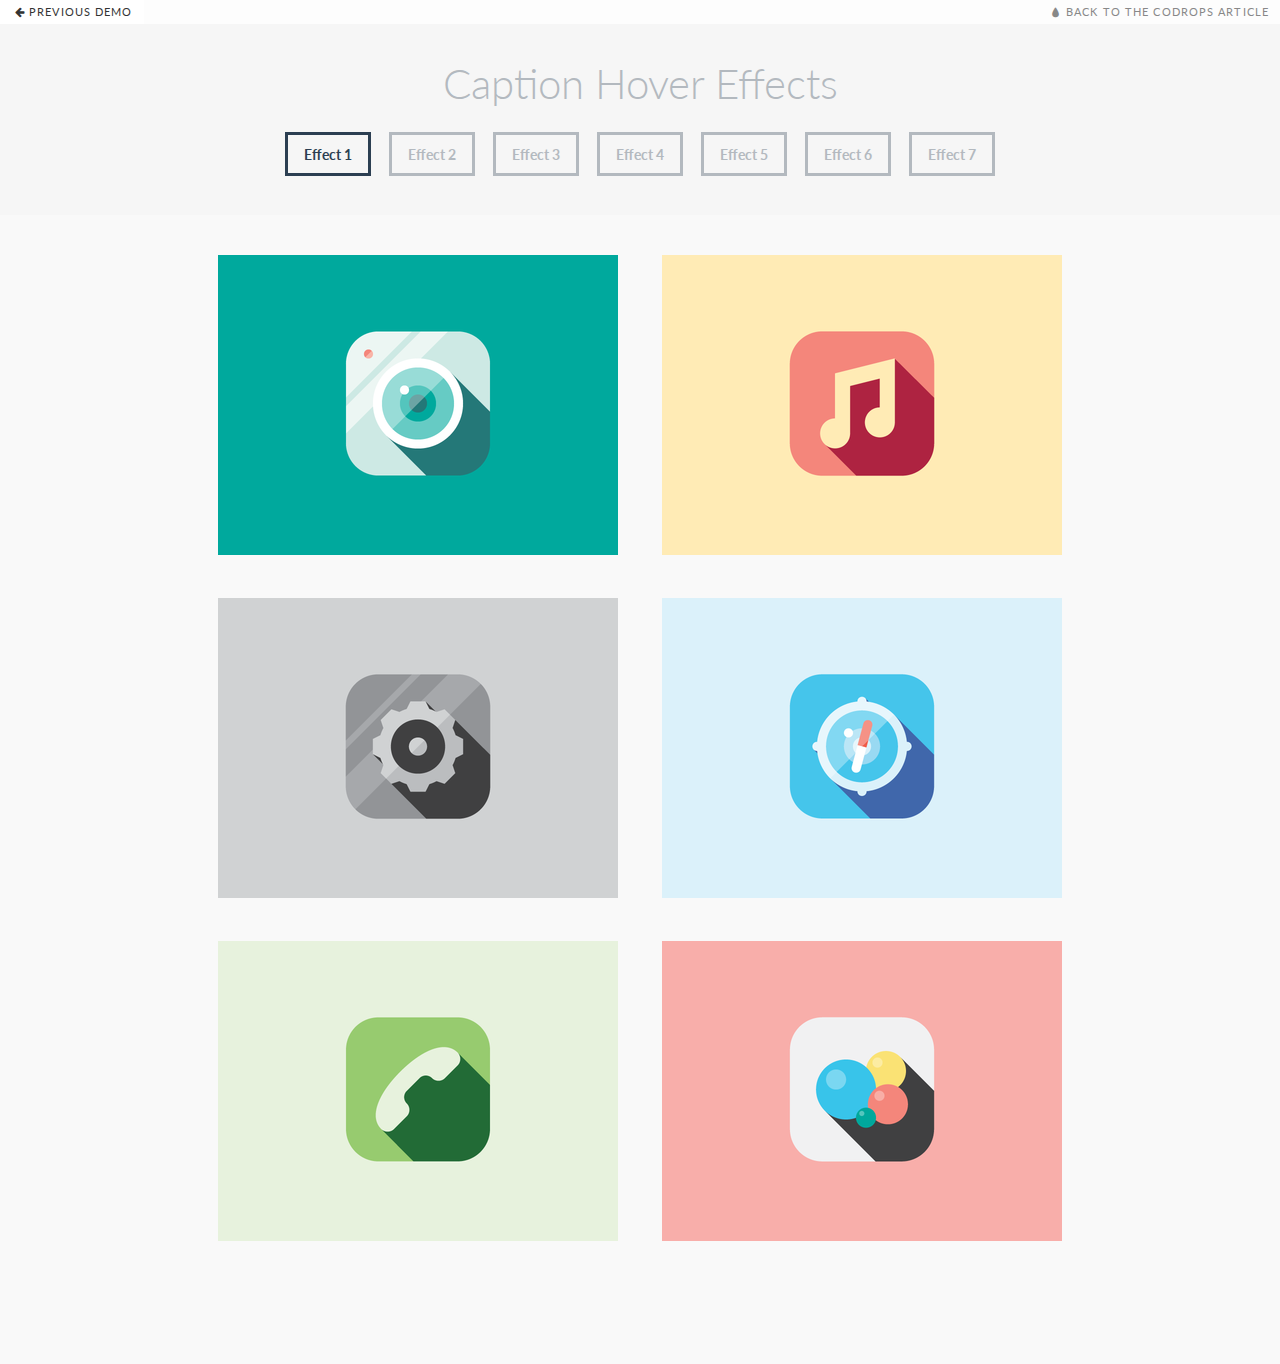
<file: CaptionHoverEffects/index.html>
<!DOCTYPE html>
<html lang="en" class="no-js">
	<head>
		<meta charset="UTF-8" />
		<meta http-equiv="X-UA-Compatible" content="IE=edge,chrome=1"> 
		<meta name="viewport" content="width=device-width, initial-scale=1.0"> 
		<title>Caption Hover Effects - Demo 1</title>
		<meta name="description" content="" />
		<meta name="keywords" content="" />
		<meta name="author" content="Codrops" />
		<link rel="shortcut icon" href="../favicon.ico"> 
		<link rel="stylesheet" type="text/css" href="css/default.css" />
		<link rel="stylesheet" type="text/css" href="css/component.css" />
		<script src="js/modernizr.custom.js"></script>
	</head>
	<body>
		<div class="container demo-1">
			<!-- Top Navigation -->
			<div class="codrops-top clearfix">
				<a class="codrops-icon codrops-icon-prev" href="http://tympanus.net/Development/CreativeButtons/"><span>Previous Demo</span></a>
				<span class="right"><a class="codrops-icon codrops-icon-drop" href="http://tympanus.net/codrops/?p=15469"><span>Back to the Codrops Article</span></a></span>
			</div>
			<header>
				<h1>Caption Hover Effects</h1>	
				<nav class="codrops-demos">
					<a class="current-demo" href="index.html">Effect 1</a>
					<a href="index2.html">Effect 2</a>
					<a href="index3.html">Effect 3</a>
					<a href="index4.html">Effect 4</a>
					<a href="index5.html">Effect 5</a>
					<a href="index6.html">Effect 6</a>
					<a href="index7.html">Effect 7</a>
				</nav>
			</header>
			<ul class="grid cs-style-1">
				<li>
					<figure>
						<img src="images/1.png" alt="img01">
						<figcaption>
							<h3>Camera</h3>
							<span>Jacob Cummings</span>
							<a href="http://dribbble.com/shots/1115632-Camera">Take a look</a>
						</figcaption>
					</figure>
				</li>
				<li>
					<figure>
						<img src="images/2.png" alt="img02">
						<figcaption>
							<h3>Music</h3>
							<span>Jacob Cummings</span>
							<a href="http://dribbble.com/shots/1115960-Music">Take a look</a>
						</figcaption>
					</figure>
				</li>
				<li>
					<figure>
						<img src="images/4.png" alt="img04">
						<figcaption>
							<h3>Settings</h3>
							<span>Jacob Cummings</span>
							<a href="http://dribbble.com/shots/1116685-Settings">Take a look</a>
						</figcaption>
					</figure>
				</li>
				<li>
					<figure>
						<img src="images/5.png" alt="img05">
						<figcaption>
							<h3>Safari</h3>
							<span>Jacob Cummings</span>
							<a href="http://dribbble.com/shots/1116775-Safari">Take a look</a>
						</figcaption>
					</figure>
				</li>
				<li>
					<figure>
						<img src="images/3.png" alt="img03">
						<figcaption>
							<h3>Phone</h3>
							<span>Jacob Cummings</span>
							<a href="http://dribbble.com/shots/1117308-Phone">Take a look</a>
						</figcaption>
					</figure>
				</li>
				<li>
					<figure>
						<img src="images/6.png" alt="img06">
						<figcaption>
							<h3>Game Center</h3>
							<span>Jacob Cummings</span>
							<a href="http://dribbble.com/shots/1118904-Game-Center">Take a look</a>
						</figcaption>
					</figure>
				</li>
			</ul>
		</div><!-- /container -->
		<script src="js/toucheffects.js"></script>
	</body>
</html>
</file>
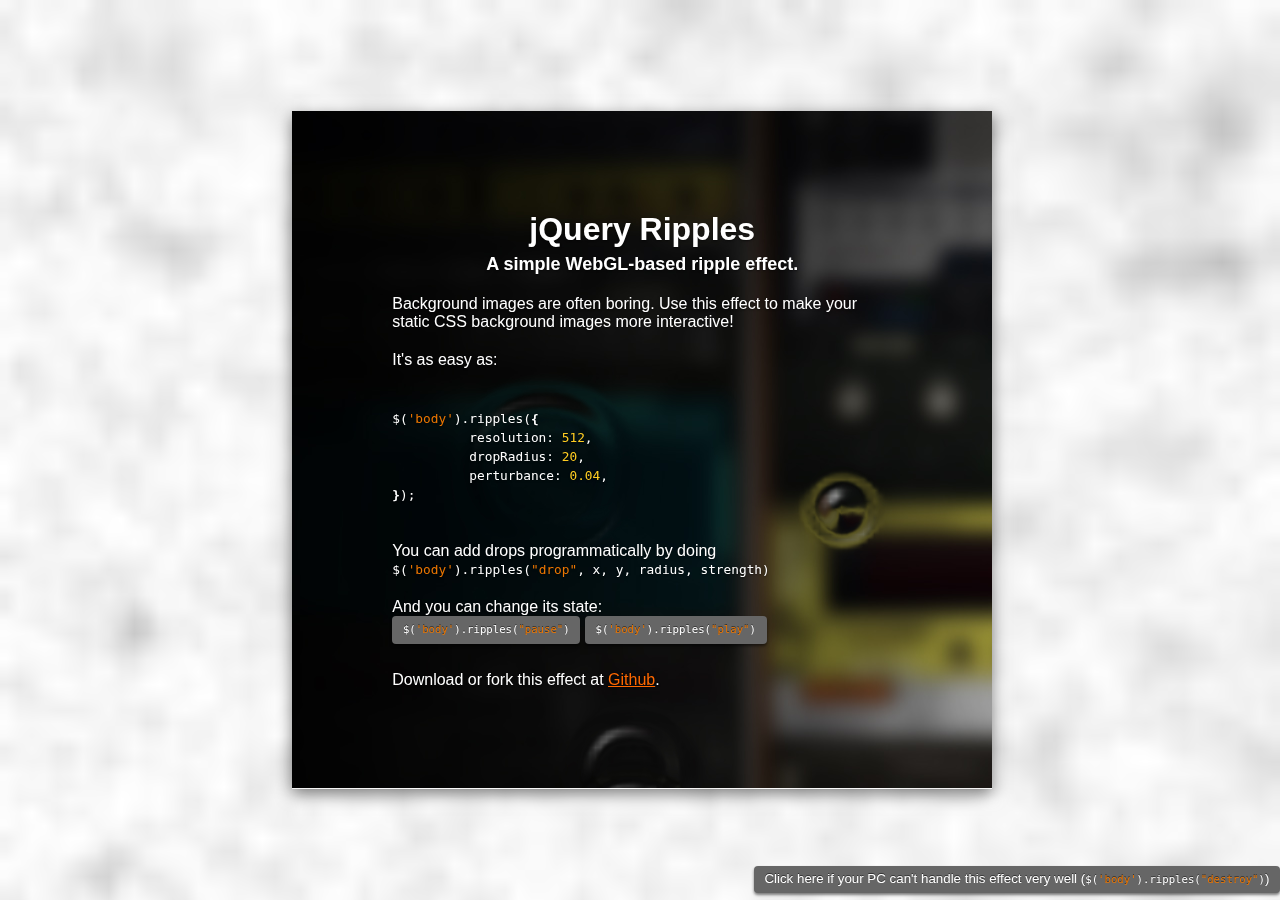
<file: jquery.ripples-master/demo/index.html>
<!DOCTYPE html>
<html>
<head>
<title>jQuery WebGL Ripples</title>
<style>
* { margin: 0; padding: 0; }
html {
	height: 100%;
}
body {
	color: #fff;
	font-size: 16px;
	font-family: "Helvetica Neue",Helvetica,Arial,sans-serif;
	background-image: url(img/bg2.jpg);
	background-size: cover;
	background-position: 50% 0;
	height: 100%;
	text-align: center;
}

body:before {
	content: '';
	display: inline-block;
	vertical-align: middle;
	height: 100%;
}

main {
	display: inline-block;
	vertical-align: middle;
	background: url(img/bg.jpg);
	padding:  100px;
	max-width: 500px;
	text-shadow: 0 1px 2px rgba(0,0,0,0.5);
	box-shadow: 0 5px 15px rgba(0,0,0,0.5);
}

h1 {
	font-size: 32px;
}
h2 {
	font-size: 18px;
	margin-top: 6px;
}
p {
	text-align: left;
	margin-top: 20px;
}
a {
	color: #ff6800;
}
pre {
	text-align: left;
	margin-top: 20px;
}

.error {
	display: none;
	position: fixed;
	bottom: 0;
	left: 0;
	background: #000;
	color: #f00;
	padding: 5px;
	max-width: 50%;
}

button {
	font-family: "Helvetica Neue",Helvetica,Arial,sans-serif;
	padding: 0 0.8em;
	line-height: 2em;
	border: none;
	background: #666;
	color: #fff;
	text-shadow: 0 -1px 0 rgba(0,0,0,0.5);
	border-radius: 4px;
	cursor: pointer;
	margin-bottom: 0.5em;
	box-shadow: 0 2px 3px rgba(0,0,0,0.5);
}

button:hover {
	background: #888;
}

code { font-size: 0.8em; display: inline; }

.disable {
	position: fixed;
	bottom: 0;
	right: 0;
}

.code-string { color:#ec7600 }
.code-cbracket { font-weight:bold }
.code-number { color:#ffcd22 }

</style>
</head>
<body>

<main>
	<header>
		<h1>jQuery Ripples</h1>
		<h2>A simple WebGL-based ripple effect.</h2>
	</header>
	<p>Background images are often boring. Use this effect to make your static CSS background images more interactive!</p>
	<p>It's as easy as:</p>

	<pre><code>
$(<span class="code-string">'body'</span>).ripples(<span class="code-cbracket">{</span>
	resolution: <span class="code-number">512</span>,
	dropRadius: <span class="code-number">20</span>,
	perturbance: <span class="code-number">0.04</span>,
<span class="code-cbracket">}</span>);
	</code></pre>

	<p>You can add drops programmatically by doing <code>$(<span class="code-string">'body'</span>).ripples(<span class="code-string">"drop"</span>, x, y, radius, strength)</code></p>

	<p>And you can change its state:<br>
	<button class="js-ripples-pause" type="button">
		<code>$(<span class="code-string">'body'</span>).ripples(<span class="code-string">"pause"</span>)</code>
	</button>

	<button class="js-ripples-play" type="button">
		<code>$(<span class="code-string">'body'</span>).ripples(<span class="code-string">"play"</span>)</code>
	</button>
	</p>

	<p>Download or fork this effect at <a href="//github.com/sirxemic/jquery.ripples/">Github</a>.</p>
</main>

<button class="js-ripples-disable disable">
	Click here if your PC can't handle this effect very well
	(<code>$(<span class="code-string">'body'</span>).ripples(<span class="code-string">"destroy"</span>)</code>)
</button>

<div class="error"></div>

<script src="https://ajax.googleapis.com/ajax/libs/jquery/3.0.0/jquery.min.js"></script>
<script src="../dist/jquery.ripples.js"></script>
<script>
$(document).ready(function() {
	try {
		$('body').ripples({
			resolution: 512,
			dropRadius: 20, //px
			perturbance: 0.04,
		});
		$('main').ripples({
			resolution: 128,
			dropRadius: 10, //px
			perturbance: 0.04,
			interactive: false
		});
	}
	catch (e) {
		$('.error').show().text(e);
	}

	$('.js-ripples-disable').on('click', function() {
		$('body, main').ripples('destroy');
		$(this).hide();
	});

	$('.js-ripples-play').on('click', function() {
		$('body, main').ripples('play');
	});

	$('.js-ripples-pause').on('click', function() {
		$('body, main').ripples('pause');
	});

	// Automatic drops
	setInterval(function() {
		var $el = $('main');
		var x = Math.random() * $el.outerWidth();
		var y = Math.random() * $el.outerHeight();
		var dropRadius = 20;
		var strength = 0.04 + Math.random() * 0.04;

		$el.ripples('drop', x, y, dropRadius, strength);
	}, 400);
});
</script>
</body>
</html>
</file>
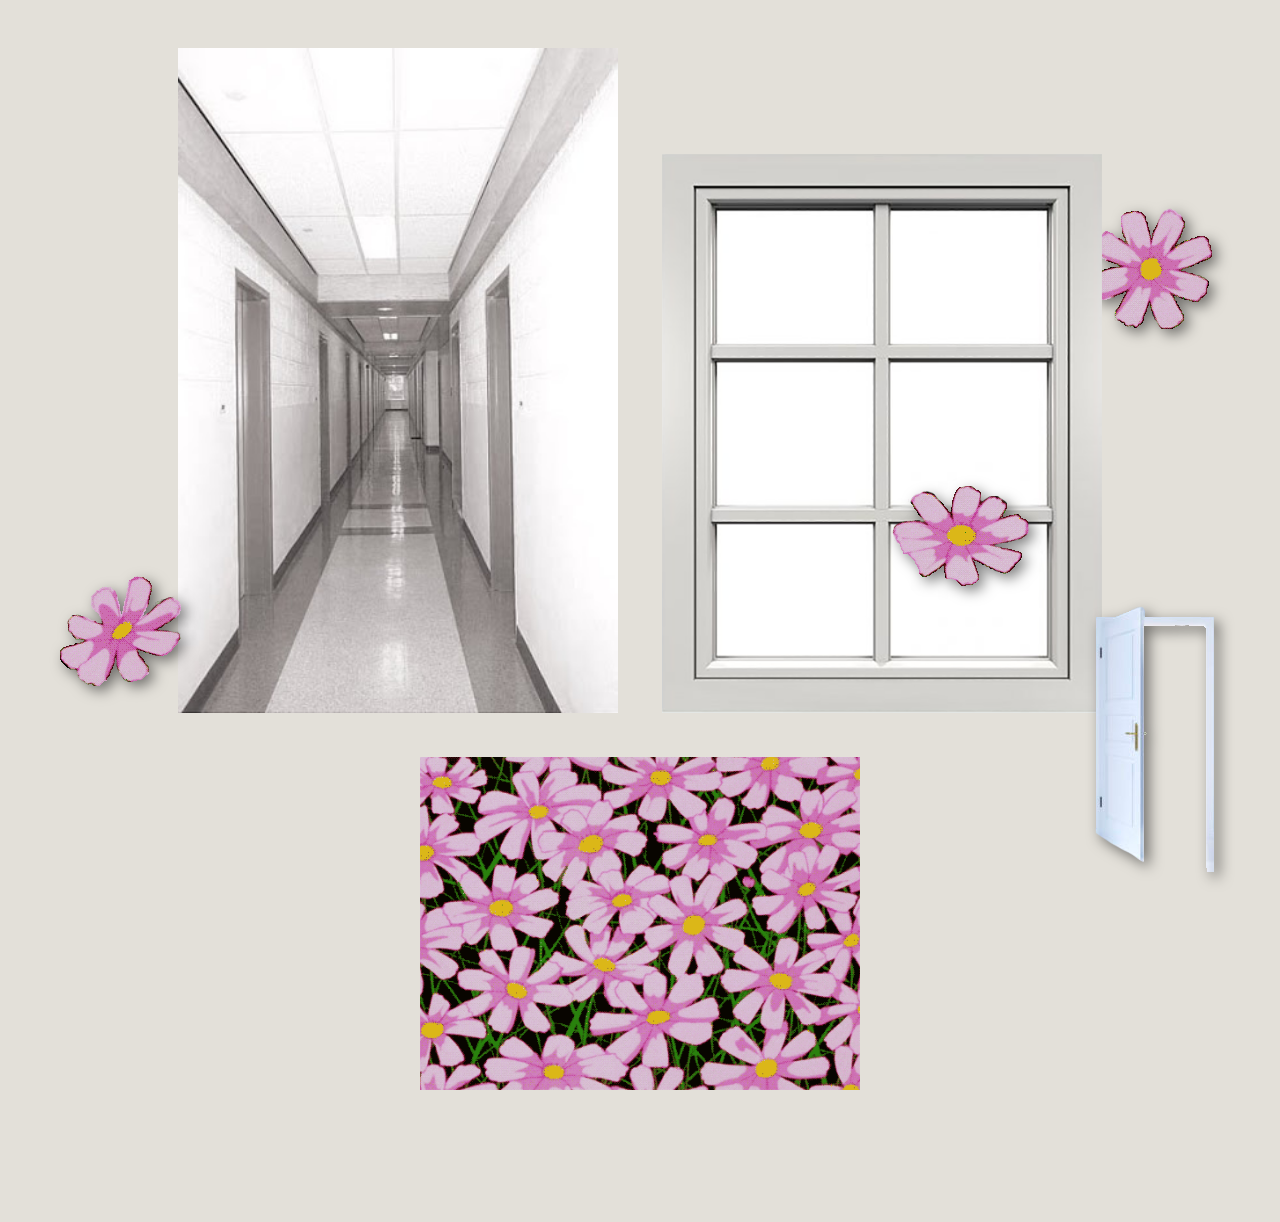
<file: index2.html>
<!DOCTYPE html>
<html lang="en">
<head>
  <title>Invader vs. Evador</title>
  <link rel="stylesheet" href="style.css">
<link rel='icon' href='favi.png' >
<link href="https://fonts.googleapis.com/css?family=Abril+Fatface|Playfair+Display:600&display=swap" rel="stylesheet">
<style>
@import url('https://fonts.googleapis.com/css?family=Abril+Fatface|Playfair+Display:600&display=swap');
</style>
<script src="modernizr.custom.js"></script>
</head>
<body>

<div id="mydiv">
  <div id="mydivheader"><img class="cate2" src="door.png" alt="door"></div>
</div>

<div id="mydiv2">
  <div id="mydivheader2"><img class="cate2" src="flower.png" alt="flower"></div>
</div>

<div id="mydiv3">
  <div id="mydivheader3"><img class="cate" src="flower2.png" alt="flower"></div>
</div>

<div id="mydiv4">
  <div id="mydivheader4"><img class="cate" src="flower3.png" alt="flower"></div>
</div>

  <ul class="grid cs-style-2">
  	<li>
  		<figure>
  			<img src="image.jpg" alt="img01">
  			<figcaption>
  				<h3>Camera</h3>
  				<a href="index3.html">Let’s face it, sometimes I want the security of hallways.
            <br>
            <br>
I want the limitations.</a>
  			</figcaption>
  		</figure>
  	</li>
    <li>
  		<figure>
  			<img src="image2.png" alt="img01">
  			<figcaption>
  				<h3>Camera</h3>
  				<a href="index3.html">I don’t know that I could explain it.
It’s just a way that things happen sometimes, a certain obliviousness, an immediate clarity.
<br>
Like a doorway.
<br>
Or a window.
</a>
  			</figcaption>
  		</figure>
  	</li>
    <li>
  		<figure>
  			<img src="giphy.gif" alt="img01">
  			<figcaption>
  				<h3>Camera</h3>
  				<a href="index3.html">
There was density in brightness.
<br>
There was affection in flowers.
<br>
Apprehend then comprehend.
<br>
Apprehend then comprehend.</a>
  			</figcaption>
  		</figure>
  	</li>
  </ul>

<script>
  dragElement(document.getElementById("mydiv"));

  function dragElement(elmnt) {
    var pos1 = 0, pos2 = 0, pos3 = 0, pos4 = 0;
    if (document.getElementById(elmnt.id + "header")) {
      // if present, the header is where you move the DIV from:
      document.getElementById(elmnt.id + "header").onmousedown = dragMouseDown;
    } else {
      // otherwise, move the DIV from anywhere inside the DIV:
      elmnt.onmousedown = dragMouseDown;
    }

    function dragMouseDown(e) {
      e = e || window.event;
      e.preventDefault();
      // get the mouse cursor position at startup:
      pos3 = e.clientX;
      pos4 = e.clientY;
      document.onmouseup = closeDragElement;
      // call a function whenever the cursor moves:
      document.onmousemove = elementDrag;
    }

    function elementDrag(e) {
      e = e || window.event;
      e.preventDefault();
      // calculate the new cursor position:
      pos1 = pos3 - e.clientX;
      pos2 = pos4 - e.clientY;
      pos3 = e.clientX;
      pos4 = e.clientY;
      // set the element's new position:
      elmnt.style.top = (elmnt.offsetTop - pos2) + "px";
      elmnt.style.left = (elmnt.offsetLeft - pos1) + "px";
    }

    function closeDragElement() {
      // stop moving when mouse button is released:
      document.onmouseup = null;
      document.onmousemove = null;
    }
  }
  </script>

  <script>
    dragElement(document.getElementById("mydiv2"));

    function dragElement(elmnt) {
      var pos1 = 0, pos2 = 0, pos3 = 0, pos4 = 0;
      if (document.getElementById(elmnt.id + "header")) {
        // if present, the header is where you move the DIV from:
        document.getElementById(elmnt.id + "header").onmousedown = dragMouseDown;
      } else {
        // otherwise, move the DIV from anywhere inside the DIV:
        elmnt.onmousedown = dragMouseDown;
      }

      function dragMouseDown(e) {
        e = e || window.event;
        e.preventDefault();
        // get the mouse cursor position at startup:
        pos3 = e.clientX;
        pos4 = e.clientY;
        document.onmouseup = closeDragElement;
        // call a function whenever the cursor moves:
        document.onmousemove = elementDrag;
      }

      function elementDrag(e) {
        e = e || window.event;
        e.preventDefault();
        // calculate the new cursor position:
        pos1 = pos3 - e.clientX;
        pos2 = pos4 - e.clientY;
        pos3 = e.clientX;
        pos4 = e.clientY;
        // set the element's new position:
        elmnt.style.top = (elmnt.offsetTop - pos2) + "px";
        elmnt.style.left = (elmnt.offsetLeft - pos1) + "px";
      }

      function closeDragElement() {
        // stop moving when mouse button is released:
        document.onmouseup = null;
        document.onmousemove = null;
      }
    }
    </script>

    <script>
      dragElement(document.getElementById("mydiv3"));

      function dragElement(elmnt) {
        var pos1 = 0, pos2 = 0, pos3 = 0, pos4 = 0;
        if (document.getElementById(elmnt.id + "header")) {
          // if present, the header is where you move the DIV from:
          document.getElementById(elmnt.id + "header").onmousedown = dragMouseDown;
        } else {
          // otherwise, move the DIV from anywhere inside the DIV:
          elmnt.onmousedown = dragMouseDown;
        }

        function dragMouseDown(e) {
          e = e || window.event;
          e.preventDefault();
          // get the mouse cursor position at startup:
          pos3 = e.clientX;
          pos4 = e.clientY;
          document.onmouseup = closeDragElement;
          // call a function whenever the cursor moves:
          document.onmousemove = elementDrag;
        }

        function elementDrag(e) {
          e = e || window.event;
          e.preventDefault();
          // calculate the new cursor position:
          pos1 = pos3 - e.clientX;
          pos2 = pos4 - e.clientY;
          pos3 = e.clientX;
          pos4 = e.clientY;
          // set the element's new position:
          elmnt.style.top = (elmnt.offsetTop - pos2) + "px";
          elmnt.style.left = (elmnt.offsetLeft - pos1) + "px";
        }

        function closeDragElement() {
          // stop moving when mouse button is released:
          document.onmouseup = null;
          document.onmousemove = null;
        }
      }
      </script>

      <script>
        dragElement(document.getElementById("mydiv4"));

        function dragElement(elmnt) {
          var pos1 = 0, pos2 = 0, pos3 = 0, pos4 = 0;
          if (document.getElementById(elmnt.id + "header")) {
            // if present, the header is where you move the DIV from:
            document.getElementById(elmnt.id + "header").onmousedown = dragMouseDown;
          } else {
            // otherwise, move the DIV from anywhere inside the DIV:
            elmnt.onmousedown = dragMouseDown;
          }

          function dragMouseDown(e) {
            e = e || window.event;
            e.preventDefault();
            // get the mouse cursor position at startup:
            pos3 = e.clientX;
            pos4 = e.clientY;
            document.onmouseup = closeDragElement;
            // call a function whenever the cursor moves:
            document.onmousemove = elementDrag;
          }

          function elementDrag(e) {
            e = e || window.event;
            e.preventDefault();
            // calculate the new cursor position:
            pos1 = pos3 - e.clientX;
            pos2 = pos4 - e.clientY;
            pos3 = e.clientX;
            pos4 = e.clientY;
            // set the element's new position:
            elmnt.style.top = (elmnt.offsetTop - pos2) + "px";
            elmnt.style.left = (elmnt.offsetLeft - pos1) + "px";
          }

          function closeDragElement() {
            // stop moving when mouse button is released:
            document.onmouseup = null;
            document.onmousemove = null;
          }
        }
        </script>
</body>


<script src="toucheffects.js"></script>
</html>
</file>
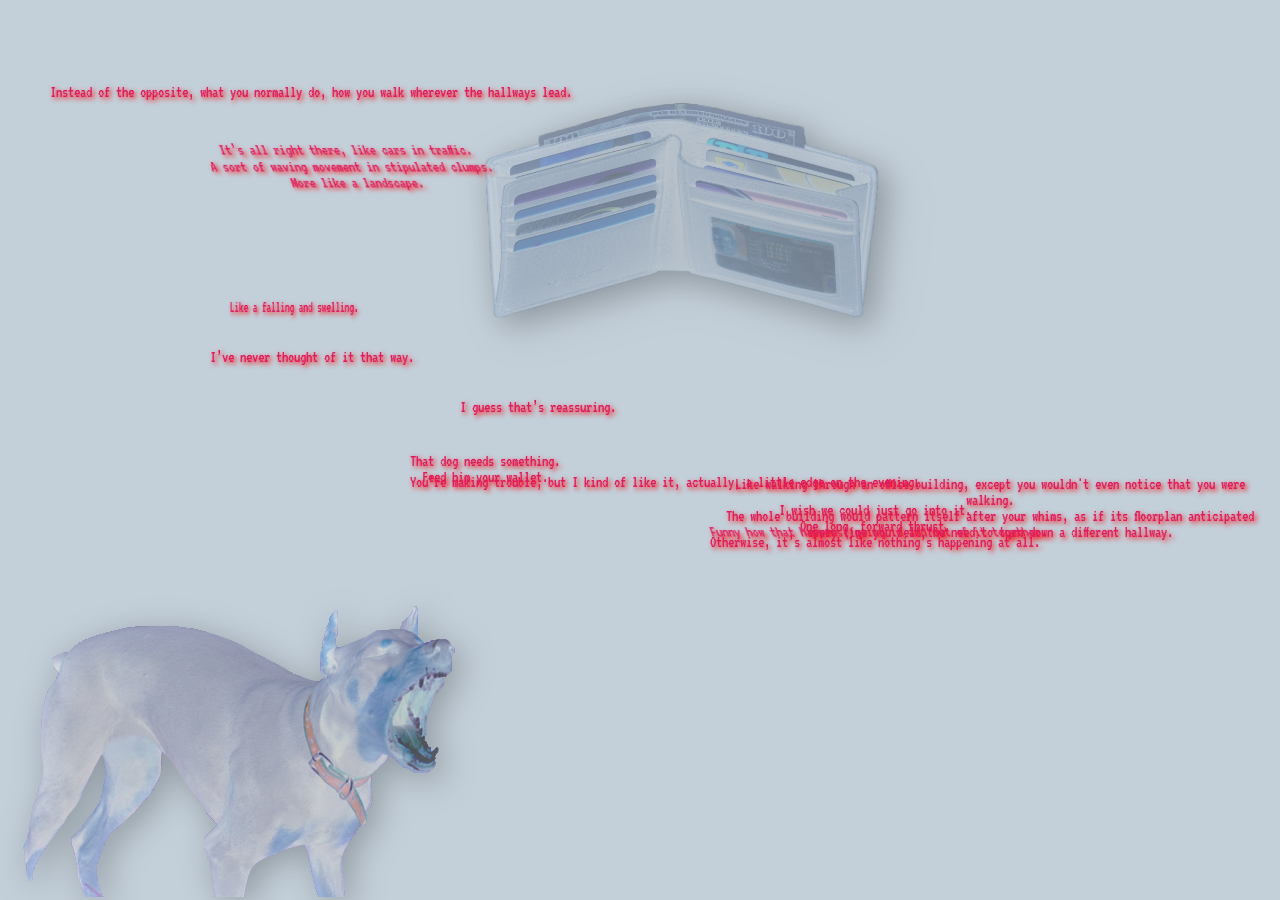
<file: index3.html>
<!DOCTYPE html>
<html lang="en">
<head>
  <title>Invader vs. Evador</title>
  <link rel="stylesheet" href="style3.css">
<link rel='icon' href='favi.png' >
<link href="https://fonts.googleapis.com/css2?family=Charm:wght@400;700&family=Homemade+Apple&family=Tangerine&family=VT323&display=swap" rel="stylesheet">
<style>
@import url('https://fonts.googleapis.com/css2?family=Charm:wght@400;700&family=Homemade+Apple&family=Tangerine&family=VT323&display=swap');
</style>
<script src="modernizr.custom.js"></script>
</head>
<body>

<div class="dog"><img src="dog.png" class="woof shake"></div>
  <div class="wallet"><img src="wallet.png" class="wallet shake"></div>
<div></div>

  <div id="mydiv" class="rot">
    <div id="mydivheader"><a href="index4.html">It’s all right there, like cars in traffic.
      <br>
A sort of waving movement in stipulated clumps.
<br>
More like a landscape.</a></div>
  </div>

  <div id="mydiv2" class="stretch">
    <div id="mydivheader2" class="pulse"><a href="index4.html">Like a falling and swelling.</a>
</div>
  </div>

  <div id="mydiv3">
    <div id="mydivheader3"><a href="index4.html">I’ve never thought of it that way.</a>
</div>
  </div>

  <div id="mydiv4" class="shake">
    <div id="mydivheader4"><a href="index4.html">I guess that’s reassuring.</a>
</div>
  </div>

  <div id="mydiv5" class="shake">
    <div id="mydivheader5"><a href="index4.html">That dog needs something.<br>
Feed him your wallet.</a>
</div>
  </div>

  <div id="mydiv6" class="shake">
    <div id="mydivheader6"><a href="index4.html">You’re making trouble, but I kind of like it, actually, a little edge on the evening.</a>
</div>
  </div>

  <div id="mydiv7"class="rot">
    <div id="mydivheader7"><a href="index4.html">Funny how that happens, going in and out of it together.</a></div>
  </div>

  <div id="mydiv8">
    <div id="mydivheader8"class="shake"><a href="index4.html">I wish we could just go into it. <br>
One long, forward thrust. <br>
Otherwise, it’s almost like nothing’s happening at all.</a>
</div>
  </div>

  <div id="mydiv9">
    <div id="mydivheader9"class="shake"><a href="index4.html">Like walking through an office building, except you wouldn't even notice that you were walking. <br>

The whole building would pattern itself after your whims, as if its floorplan anticipated every time you felt the need to turn down a different hallway.</a>
</div>
  </div>

  <div id="mydiv10">
    <div id="mydivheader10class="shake""><a href="index4.html">Instead of the opposite, what you normally do, how you walk wherever the hallways lead.</a>
</div>
  </div>

  <div id="mydiv11">
    <div id="mydivheader11"class="shake"><a href="index4.html">Or outward from principles into their defining circumstances.</a></div>
  </div>

  <div id="mydiv12">
    <div id="mydivheader12"class="shake"><a href="index4.html">To go the other way, you have to pull the threads loose.</a></div>
  </div>

  <div id="mydiv13">
    <div id="mydivheader13"class="shake"><a href="index4.html">And with you I like that, but I get scared with some people.</a></div>
  </div>


<script>
  dragElement(document.getElementById("mydiv"));

  function dragElement(elmnt) {
    var pos1 = 0, pos2 = 0, pos3 = 0, pos4 = 0;
    if (document.getElementById(elmnt.id + "header")) {
      // if present, the header is where you move the DIV from:
      document.getElementById(elmnt.id + "header").onmousedown = dragMouseDown;
    } else {
      // otherwise, move the DIV from anywhere inside the DIV:
      elmnt.onmousedown = dragMouseDown;
    }

    function dragMouseDown(e) {
      e = e || window.event;
      e.preventDefault();
      // get the mouse cursor position at startup:
      pos3 = e.clientX;
      pos4 = e.clientY;
      document.onmouseup = closeDragElement;
      // call a function whenever the cursor moves:
      document.onmousemove = elementDrag;
    }

    function elementDrag(e) {
      e = e || window.event;
      e.preventDefault();
      // calculate the new cursor position:
      pos1 = pos3 - e.clientX;
      pos2 = pos4 - e.clientY;
      pos3 = e.clientX;
      pos4 = e.clientY;
      // set the element's new position:
      elmnt.style.top = (elmnt.offsetTop - pos2) + "px";
      elmnt.style.left = (elmnt.offsetLeft - pos1) + "px";
    }

    function closeDragElement() {
      // stop moving when mouse button is released:
      document.onmouseup = null;
      document.onmousemove = null;
    }
  }
  </script>

  <script>
    dragElement(document.getElementById("mydiv2"));

    function dragElement(elmnt) {
      var pos1 = 0, pos2 = 0, pos3 = 0, pos4 = 0;
      if (document.getElementById(elmnt.id + "header")) {
        // if present, the header is where you move the DIV from:
        document.getElementById(elmnt.id + "header").onmousedown = dragMouseDown;
      } else {
        // otherwise, move the DIV from anywhere inside the DIV:
        elmnt.onmousedown = dragMouseDown;
      }

      function dragMouseDown(e) {
        e = e || window.event;
        e.preventDefault();
        // get the mouse cursor position at startup:
        pos3 = e.clientX;
        pos4 = e.clientY;
        document.onmouseup = closeDragElement;
        // call a function whenever the cursor moves:
        document.onmousemove = elementDrag;
      }

      function elementDrag(e) {
        e = e || window.event;
        e.preventDefault();
        // calculate the new cursor position:
        pos1 = pos3 - e.clientX;
        pos2 = pos4 - e.clientY;
        pos3 = e.clientX;
        pos4 = e.clientY;
        // set the element's new position:
        elmnt.style.top = (elmnt.offsetTop - pos2) + "px";
        elmnt.style.left = (elmnt.offsetLeft - pos1) + "px";
      }

      function closeDragElement() {
        // stop moving when mouse button is released:
        document.onmouseup = null;
        document.onmousemove = null;
      }
    }
    </script>

    <script>
      dragElement(document.getElementById("mydiv3"));

      function dragElement(elmnt) {
        var pos1 = 0, pos2 = 0, pos3 = 0, pos4 = 0;
        if (document.getElementById(elmnt.id + "header")) {
          // if present, the header is where you move the DIV from:
          document.getElementById(elmnt.id + "header").onmousedown = dragMouseDown;
        } else {
          // otherwise, move the DIV from anywhere inside the DIV:
          elmnt.onmousedown = dragMouseDown;
        }

        function dragMouseDown(e) {
          e = e || window.event;
          e.preventDefault();
          // get the mouse cursor position at startup:
          pos3 = e.clientX;
          pos4 = e.clientY;
          document.onmouseup = closeDragElement;
          // call a function whenever the cursor moves:
          document.onmousemove = elementDrag;
        }

        function elementDrag(e) {
          e = e || window.event;
          e.preventDefault();
          // calculate the new cursor position:
          pos1 = pos3 - e.clientX;
          pos2 = pos4 - e.clientY;
          pos3 = e.clientX;
          pos4 = e.clientY;
          // set the element's new position:
          elmnt.style.top = (elmnt.offsetTop - pos2) + "px";
          elmnt.style.left = (elmnt.offsetLeft - pos1) + "px";
        }

        function closeDragElement() {
          // stop moving when mouse button is released:
          document.onmouseup = null;
          document.onmousemove = null;
        }
      }
      </script>

      <script>
        dragElement(document.getElementById("mydiv4"));

        function dragElement(elmnt) {
          var pos1 = 0, pos2 = 0, pos3 = 0, pos4 = 0;
          if (document.getElementById(elmnt.id + "header")) {
            // if present, the header is where you move the DIV from:
            document.getElementById(elmnt.id + "header").onmousedown = dragMouseDown;
          } else {
            // otherwise, move the DIV from anywhere inside the DIV:
            elmnt.onmousedown = dragMouseDown;
          }

          function dragMouseDown(e) {
            e = e || window.event;
            e.preventDefault();
            // get the mouse cursor position at startup:
            pos3 = e.clientX;
            pos4 = e.clientY;
            document.onmouseup = closeDragElement;
            // call a function whenever the cursor moves:
            document.onmousemove = elementDrag;
          }

          function elementDrag(e) {
            e = e || window.event;
            e.preventDefault();
            // calculate the new cursor position:
            pos1 = pos3 - e.clientX;
            pos2 = pos4 - e.clientY;
            pos3 = e.clientX;
            pos4 = e.clientY;
            // set the element's new position:
            elmnt.style.top = (elmnt.offsetTop - pos2) + "px";
            elmnt.style.left = (elmnt.offsetLeft - pos1) + "px";
          }

          function closeDragElement() {
            // stop moving when mouse button is released:
            document.onmouseup = null;
            document.onmousemove = null;
          }
        }
        </script>

        <script>
          dragElement(document.getElementById("mydiv5"));

          function dragElement(elmnt) {
            var pos1 = 0, pos2 = 0, pos3 = 0, pos4 = 0;
            if (document.getElementById(elmnt.id + "header")) {
              // if present, the header is where you move the DIV from:
              document.getElementById(elmnt.id + "header").onmousedown = dragMouseDown;
            } else {
              // otherwise, move the DIV from anywhere inside the DIV:
              elmnt.onmousedown = dragMouseDown;
            }

            function dragMouseDown(e) {
              e = e || window.event;
              e.preventDefault();
              // get the mouse cursor position at startup:
              pos3 = e.clientX;
              pos4 = e.clientY;
              document.onmouseup = closeDragElement;
              // call a function whenever the cursor moves:
              document.onmousemove = elementDrag;
            }

            function elementDrag(e) {
              e = e || window.event;
              e.preventDefault();
              // calculate the new cursor position:
              pos1 = pos3 - e.clientX;
              pos2 = pos4 - e.clientY;
              pos3 = e.clientX;
              pos4 = e.clientY;
              // set the element's new position:
              elmnt.style.top = (elmnt.offsetTop - pos2) + "px";
              elmnt.style.left = (elmnt.offsetLeft - pos1) + "px";
            }

            function closeDragElement() {
              // stop moving when mouse button is released:
              document.onmouseup = null;
              document.onmousemove = null;
            }
          }
          </script>

          <script>
            dragElement(document.getElementById("mydiv6"));

            function dragElement(elmnt) {
              var pos1 = 0, pos2 = 0, pos3 = 0, pos4 = 0;
              if (document.getElementById(elmnt.id + "header")) {
                // if present, the header is where you move the DIV from:
                document.getElementById(elmnt.id + "header").onmousedown = dragMouseDown;
              } else {
                // otherwise, move the DIV from anywhere inside the DIV:
                elmnt.onmousedown = dragMouseDown;
              }

              function dragMouseDown(e) {
                e = e || window.event;
                e.preventDefault();
                // get the mouse cursor position at startup:
                pos3 = e.clientX;
                pos4 = e.clientY;
                document.onmouseup = closeDragElement;
                // call a function whenever the cursor moves:
                document.onmousemove = elementDrag;
              }

              function elementDrag(e) {
                e = e || window.event;
                e.preventDefault();
                // calculate the new cursor position:
                pos1 = pos3 - e.clientX;
                pos2 = pos4 - e.clientY;
                pos3 = e.clientX;
                pos4 = e.clientY;
                // set the element's new position:
                elmnt.style.top = (elmnt.offsetTop - pos2) + "px";
                elmnt.style.left = (elmnt.offsetLeft - pos1) + "px";
              }

              function closeDragElement() {
                // stop moving when mouse button is released:
                document.onmouseup = null;
                document.onmousemove = null;
              }
            }
            </script>

            <script>
              dragElement(document.getElementById("mydiv7"));

              function dragElement(elmnt) {
                var pos1 = 0, pos2 = 0, pos3 = 0, pos4 = 0;
                if (document.getElementById(elmnt.id + "header")) {
                  // if present, the header is where you move the DIV from:
                  document.getElementById(elmnt.id + "header").onmousedown = dragMouseDown;
                } else {
                  // otherwise, move the DIV from anywhere inside the DIV:
                  elmnt.onmousedown = dragMouseDown;
                }

                function dragMouseDown(e) {
                  e = e || window.event;
                  e.preventDefault();
                  // get the mouse cursor position at startup:
                  pos3 = e.clientX;
                  pos4 = e.clientY;
                  document.onmouseup = closeDragElement;
                  // call a function whenever the cursor moves:
                  document.onmousemove = elementDrag;
                }

                function elementDrag(e) {
                  e = e || window.event;
                  e.preventDefault();
                  // calculate the new cursor position:
                  pos1 = pos3 - e.clientX;
                  pos2 = pos4 - e.clientY;
                  pos3 = e.clientX;
                  pos4 = e.clientY;
                  // set the element's new position:
                  elmnt.style.top = (elmnt.offsetTop - pos2) + "px";
                  elmnt.style.left = (elmnt.offsetLeft - pos1) + "px";
                }

                function closeDragElement() {
                  // stop moving when mouse button is released:
                  document.onmouseup = null;
                  document.onmousemove = null;
                }
              }
              </script>
              <script>
                dragElement(document.getElementById("mydiv8"));

                function dragElement(elmnt) {
                  var pos1 = 0, pos2 = 0, pos3 = 0, pos4 = 0;
                  if (document.getElementById(elmnt.id + "header")) {
                    // if present, the header is where you move the DIV from:
                    document.getElementById(elmnt.id + "header").onmousedown = dragMouseDown;
                  } else {
                    // otherwise, move the DIV from anywhere inside the DIV:
                    elmnt.onmousedown = dragMouseDown;
                  }

                  function dragMouseDown(e) {
                    e = e || window.event;
                    e.preventDefault();
                    // get the mouse cursor position at startup:
                    pos3 = e.clientX;
                    pos4 = e.clientY;
                    document.onmouseup = closeDragElement;
                    // call a function whenever the cursor moves:
                    document.onmousemove = elementDrag;
                  }

                  function elementDrag(e) {
                    e = e || window.event;
                    e.preventDefault();
                    // calculate the new cursor position:
                    pos1 = pos3 - e.clientX;
                    pos2 = pos4 - e.clientY;
                    pos3 = e.clientX;
                    pos4 = e.clientY;
                    // set the element's new position:
                    elmnt.style.top = (elmnt.offsetTop - pos2) + "px";
                    elmnt.style.left = (elmnt.offsetLeft - pos1) + "px";
                  }

                  function closeDragElement() {
                    // stop moving when mouse button is released:
                    document.onmouseup = null;
                    document.onmousemove = null;
                  }
                }
                </script>
                <script>
                  dragElement(document.getElementById("mydiv9"));

                  function dragElement(elmnt) {
                    var pos1 = 0, pos2 = 0, pos3 = 0, pos4 = 0;
                    if (document.getElementById(elmnt.id + "header")) {
                      // if present, the header is where you move the DIV from:
                      document.getElementById(elmnt.id + "header").onmousedown = dragMouseDown;
                    } else {
                      // otherwise, move the DIV from anywhere inside the DIV:
                      elmnt.onmousedown = dragMouseDown;
                    }

                    function dragMouseDown(e) {
                      e = e || window.event;
                      e.preventDefault();
                      // get the mouse cursor position at startup:
                      pos3 = e.clientX;
                      pos4 = e.clientY;
                      document.onmouseup = closeDragElement;
                      // call a function whenever the cursor moves:
                      document.onmousemove = elementDrag;
                    }

                    function elementDrag(e) {
                      e = e || window.event;
                      e.preventDefault();
                      // calculate the new cursor position:
                      pos1 = pos3 - e.clientX;
                      pos2 = pos4 - e.clientY;
                      pos3 = e.clientX;
                      pos4 = e.clientY;
                      // set the element's new position:
                      elmnt.style.top = (elmnt.offsetTop - pos2) + "px";
                      elmnt.style.left = (elmnt.offsetLeft - pos1) + "px";
                    }

                    function closeDragElement() {
                      // stop moving when mouse button is released:
                      document.onmouseup = null;
                      document.onmousemove = null;
                    }
                  }
                  </script>
                  <script>
                    dragElement(document.getElementById("mydiv10"));

                    function dragElement(elmnt) {
                      var pos1 = 0, pos2 = 0, pos3 = 0, pos4 = 0;
                      if (document.getElementById(elmnt.id + "header")) {
                        // if present, the header is where you move the DIV from:
                        document.getElementById(elmnt.id + "header").onmousedown = dragMouseDown;
                      } else {
                        // otherwise, move the DIV from anywhere inside the DIV:
                        elmnt.onmousedown = dragMouseDown;
                      }

                      function dragMouseDown(e) {
                        e = e || window.event;
                        e.preventDefault();
                        // get the mouse cursor position at startup:
                        pos3 = e.clientX;
                        pos4 = e.clientY;
                        document.onmouseup = closeDragElement;
                        // call a function whenever the cursor moves:
                        document.onmousemove = elementDrag;
                      }

                      function elementDrag(e) {
                        e = e || window.event;
                        e.preventDefault();
                        // calculate the new cursor position:
                        pos1 = pos3 - e.clientX;
                        pos2 = pos4 - e.clientY;
                        pos3 = e.clientX;
                        pos4 = e.clientY;
                        // set the element's new position:
                        elmnt.style.top = (elmnt.offsetTop - pos2) + "px";
                        elmnt.style.left = (elmnt.offsetLeft - pos1) + "px";
                      }

                      function closeDragElement() {
                        // stop moving when mouse button is released:
                        document.onmouseup = null;
                        document.onmousemove = null;
                      }
                    }
                    </script>
                    <script>
                      dragElement(document.getElementById("mydiv11"));

                      function dragElement(elmnt) {
                        var pos1 = 0, pos2 = 0, pos3 = 0, pos4 = 0;
                        if (document.getElementById(elmnt.id + "header")) {
                          // if present, the header is where you move the DIV from:
                          document.getElementById(elmnt.id + "header").onmousedown = dragMouseDown;
                        } else {
                          // otherwise, move the DIV from anywhere inside the DIV:
                          elmnt.onmousedown = dragMouseDown;
                        }

                        function dragMouseDown(e) {
                          e = e || window.event;
                          e.preventDefault();
                          // get the mouse cursor position at startup:
                          pos3 = e.clientX;
                          pos4 = e.clientY;
                          document.onmouseup = closeDragElement;
                          // call a function whenever the cursor moves:
                          document.onmousemove = elementDrag;
                        }

                        function elementDrag(e) {
                          e = e || window.event;
                          e.preventDefault();
                          // calculate the new cursor position:
                          pos1 = pos3 - e.clientX;
                          pos2 = pos4 - e.clientY;
                          pos3 = e.clientX;
                          pos4 = e.clientY;
                          // set the element's new position:
                          elmnt.style.top = (elmnt.offsetTop - pos2) + "px";
                          elmnt.style.left = (elmnt.offsetLeft - pos1) + "px";
                        }

                        function closeDragElement() {
                          // stop moving when mouse button is released:
                          document.onmouseup = null;
                          document.onmousemove = null;
                        }
                      }
                      </script>

                      <script>
                        dragElement(document.getElementById("mydiv12"));

                        function dragElement(elmnt) {
                          var pos1 = 0, pos2 = 0, pos3 = 0, pos4 = 0;
                          if (document.getElementById(elmnt.id + "header")) {
                            // if present, the header is where you move the DIV from:
                            document.getElementById(elmnt.id + "header").onmousedown = dragMouseDown;
                          } else {
                            // otherwise, move the DIV from anywhere inside the DIV:
                            elmnt.onmousedown = dragMouseDown;
                          }

                          function dragMouseDown(e) {
                            e = e || window.event;
                            e.preventDefault();
                            // get the mouse cursor position at startup:
                            pos3 = e.clientX;
                            pos4 = e.clientY;
                            document.onmouseup = closeDragElement;
                            // call a function whenever the cursor moves:
                            document.onmousemove = elementDrag;
                          }

                          function elementDrag(e) {
                            e = e || window.event;
                            e.preventDefault();
                            // calculate the new cursor position:
                            pos1 = pos3 - e.clientX;
                            pos2 = pos4 - e.clientY;
                            pos3 = e.clientX;
                            pos4 = e.clientY;
                            // set the element's new position:
                            elmnt.style.top = (elmnt.offsetTop - pos2) + "px";
                            elmnt.style.left = (elmnt.offsetLeft - pos1) + "px";
                          }

                          function closeDragElement() {
                            // stop moving when mouse button is released:
                            document.onmouseup = null;
                            document.onmousemove = null;
                          }
                        }
                        </script>
                        <script>
                          dragElement(document.getElementById("mydiv13"));

                          function dragElement(elmnt) {
                            var pos1 = 0, pos2 = 0, pos3 = 0, pos4 = 0;
                            if (document.getElementById(elmnt.id + "header")) {
                              // if present, the header is where you move the DIV from:
                              document.getElementById(elmnt.id + "header").onmousedown = dragMouseDown;
                            } else {
                              // otherwise, move the DIV from anywhere inside the DIV:
                              elmnt.onmousedown = dragMouseDown;
                            }

                            function dragMouseDown(e) {
                              e = e || window.event;
                              e.preventDefault();
                              // get the mouse cursor position at startup:
                              pos3 = e.clientX;
                              pos4 = e.clientY;
                              document.onmouseup = closeDragElement;
                              // call a function whenever the cursor moves:
                              document.onmousemove = elementDrag;
                            }

                            function elementDrag(e) {
                              e = e || window.event;
                              e.preventDefault();
                              // calculate the new cursor position:
                              pos1 = pos3 - e.clientX;
                              pos2 = pos4 - e.clientY;
                              pos3 = e.clientX;
                              pos4 = e.clientY;
                              // set the element's new position:
                              elmnt.style.top = (elmnt.offsetTop - pos2) + "px";
                              elmnt.style.left = (elmnt.offsetLeft - pos1) + "px";
                            }

                            function closeDragElement() {
                              // stop moving when mouse button is released:
                              document.onmouseup = null;
                              document.onmousemove = null;
                            }
                          }
                          </script>
</body>


<script src="toucheffects.js"></script>
</html>
</file>
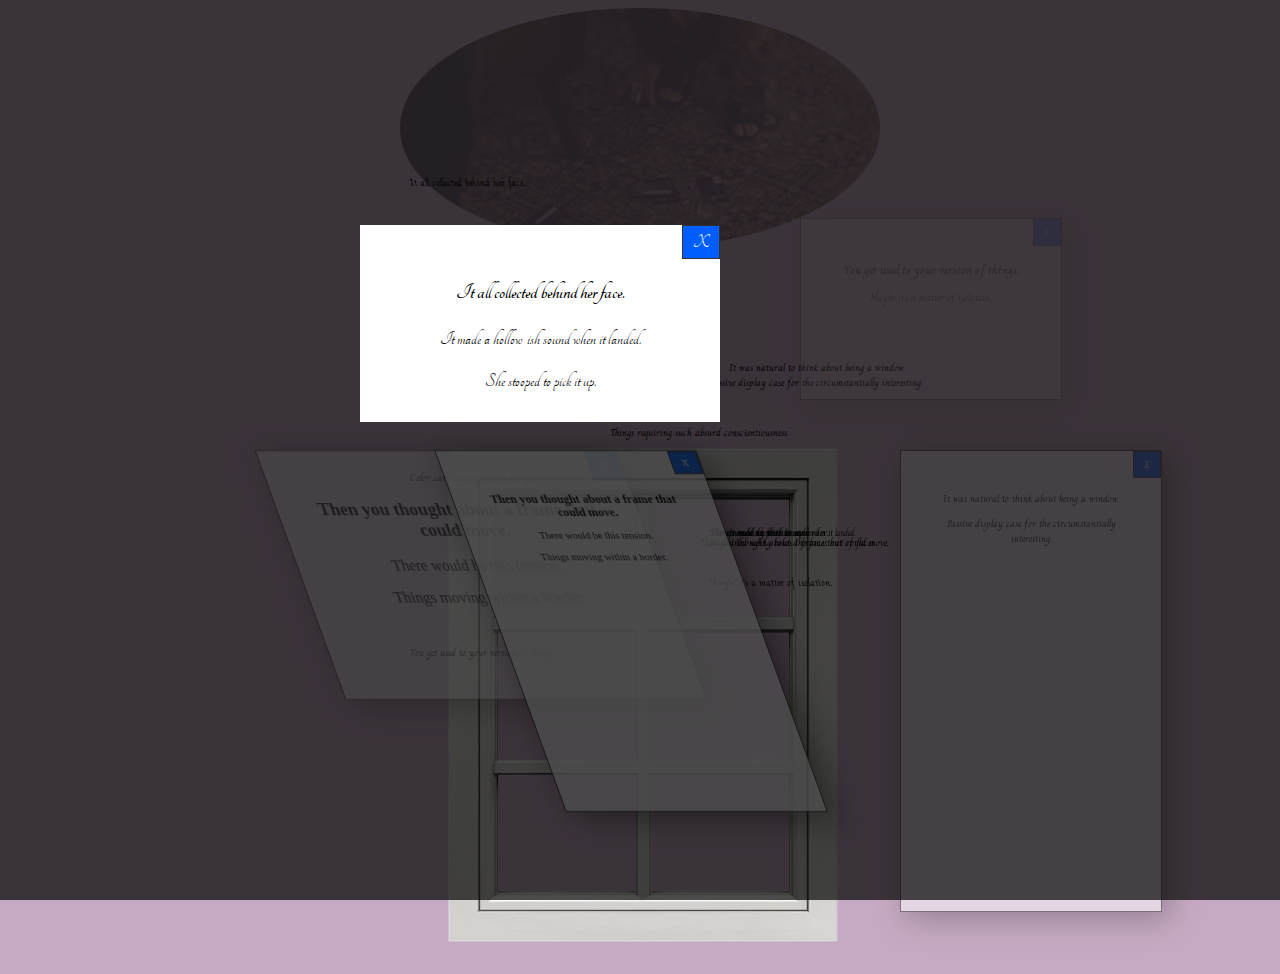
<file: index4.html>
<!DOCTYPE html>
<html lang="en">
<head>
  <title>Invader vs. Evador</title>
  <link rel="stylesheet" href="style4.css">
<link rel='icon' href='favi.png' >
<link href="https://fonts.googleapis.com/css2?family=Charm:wght@400;700&family=Homemade+Apple&family=Tangerine&family=VT323&display=swap" rel="stylesheet">
<style>
@import url('https://fonts.googleapis.com/css2?family=Charm:wght@400;700&family=Homemade+Apple&family=Tangerine&family=VT323&display=swap');
</style>
<script src="modernizr.custom.js"></script>
<script src="jquery.min.js"></script>
</head>
<body>
<center><img src="giphy2.gif" class="pht shake"></center>

  <div id="popup_this" class="pulse">
    <span class="button b-close">
        <span>X</span>
    </span>

    <h3>It all collected behind her face.</h3>
    <p>It made a hollow-ish sound when it landed.</p>
    <p2>She stooped to pick it up.</p2>
</div>

<div id="popup_this2" class="rot">
  <span class="button b-close">
      <span>X</span>
  </span>
  <h3>Then you thought about a frame that could move.</h3>
  <p>There would be this tension.</p>
  <p>Things moving within a border.</p>
</div>

<div id="popup_this3" class="pulse">
  <span class="button b-close">
      <span>X</span>
  </span>
  <p>It was natural to think about being a window.</p>
  <p>Passive display case for the circumstantially interesting.</p>
</div>

<div id="popup_this4" class="rot">
  <span class="button b-close">
      <span>X</span>
  </span>
  <h3>Then you thought about a frame that could move.</h3>
  <p>There would be this tension.</p>
  <p>Things moving within a border.</p>
</div>

<div id="popup_this5" class="shake">
  <span class="button b-close">
      <span>X</span>
  </span>
  <h3>You get used to your version of things.</h3>
  <p>Maybe it’s a matter of isolation.</p>
</div>


<div class=flex><img src="image3.png" class="window shake">




  <div id="mydiv" class="rot">
    <div id="mydivheader">It all collected behind her face.
  </div>
  </div>

  <div id="mydiv2" class="stretch">
    <div id="mydivheader2" class="pulse">It made a hollow-ish sound when it landed.
</div>
  </div>

  <div id="mydiv3" class="pulse">
    <div id="mydivheader3">She stooped to pick it up.
</div>
  </div>

  <div id="mydiv4" class="shake">
    <div id="mydivheader4">They came through layers of hands.<br>
Vision came creeping out of its cave.
</div>
  </div>

  <div id="mydiv5" class="shake">
    <div id="mydivheader5">Color came seeping out of its eyes.
</div>
  </div>

  <div id="mydiv6" class="shake">
    <div id="mydivheader6">You get used to your version of things.
</div>
  </div>

  <div id="mydiv7"class="rot">
    <div id="mydivheader7">Maybe it’s a matter of isolation.</div>
  </div>

  <div id="mydiv8">
    <div id="mydivheader8"class="shake">Sustained seeing takes the faces out of faces.
</div>
  </div>

  <div id="mydiv9">
    <div id="mydivheader9"class="shake">It was natural to think about being a window.<br>
Passive display case for the circumstantially interesting.
</div>
  </div>

  <div id="mydiv10">
    <div id="mydivheader10class="shake"">Then you thought about a frame that could move.
  </div>
</div>

  <div id="mydiv11">
    <div id="mydivheader11"class="shake">There would be this tension.</div>
  </div>

  <div id="mydiv12">
    <div id="mydivheader12"class="shake">Things moving within a border.</div>
  </div>
</div>

  <div id="mydiv13">
    <div id="mydivheader13"class="shake">Things requiring such absurd conscientiousness.</div>
  </div>


<script src="jquery.bpopup.min.js"></script>

<script>
  dragElement(document.getElementById("mydiv"));

  function dragElement(elmnt) {
    var pos1 = 0, pos2 = 0, pos3 = 0, pos4 = 0;
    if (document.getElementById(elmnt.id + "header")) {
      // if present, the header is where you move the DIV from:
      document.getElementById(elmnt.id + "header").onmousedown = dragMouseDown;
    } else {
      // otherwise, move the DIV from anywhere inside the DIV:
      elmnt.onmousedown = dragMouseDown;
    }

    function dragMouseDown(e) {
      e = e || window.event;
      e.preventDefault();
      // get the mouse cursor position at startup:
      pos3 = e.clientX;
      pos4 = e.clientY;
      document.onmouseup = closeDragElement;
      // call a function whenever the cursor moves:
      document.onmousemove = elementDrag;
    }

    function elementDrag(e) {
      e = e || window.event;
      e.preventDefault();
      // calculate the new cursor position:
      pos1 = pos3 - e.clientX;
      pos2 = pos4 - e.clientY;
      pos3 = e.clientX;
      pos4 = e.clientY;
      // set the element's new position:
      elmnt.style.top = (elmnt.offsetTop - pos2) + "px";
      elmnt.style.left = (elmnt.offsetLeft - pos1) + "px";
    }

    function closeDragElement() {
      // stop moving when mouse button is released:
      document.onmouseup = null;
      document.onmousemove = null;
    }
  }
  </script>

  <script>
    dragElement(document.getElementById("mydiv2"));

    function dragElement(elmnt) {
      var pos1 = 0, pos2 = 0, pos3 = 0, pos4 = 0;
      if (document.getElementById(elmnt.id + "header")) {
        // if present, the header is where you move the DIV from:
        document.getElementById(elmnt.id + "header").onmousedown = dragMouseDown;
      } else {
        // otherwise, move the DIV from anywhere inside the DIV:
        elmnt.onmousedown = dragMouseDown;
      }

      function dragMouseDown(e) {
        e = e || window.event;
        e.preventDefault();
        // get the mouse cursor position at startup:
        pos3 = e.clientX;
        pos4 = e.clientY;
        document.onmouseup = closeDragElement;
        // call a function whenever the cursor moves:
        document.onmousemove = elementDrag;
      }

      function elementDrag(e) {
        e = e || window.event;
        e.preventDefault();
        // calculate the new cursor position:
        pos1 = pos3 - e.clientX;
        pos2 = pos4 - e.clientY;
        pos3 = e.clientX;
        pos4 = e.clientY;
        // set the element's new position:
        elmnt.style.top = (elmnt.offsetTop - pos2) + "px";
        elmnt.style.left = (elmnt.offsetLeft - pos1) + "px";
      }

      function closeDragElement() {
        // stop moving when mouse button is released:
        document.onmouseup = null;
        document.onmousemove = null;
      }
    }
    </script>

    <script>
      dragElement(document.getElementById("mydiv3"));

      function dragElement(elmnt) {
        var pos1 = 0, pos2 = 0, pos3 = 0, pos4 = 0;
        if (document.getElementById(elmnt.id + "header")) {
          // if present, the header is where you move the DIV from:
          document.getElementById(elmnt.id + "header").onmousedown = dragMouseDown;
        } else {
          // otherwise, move the DIV from anywhere inside the DIV:
          elmnt.onmousedown = dragMouseDown;
        }

        function dragMouseDown(e) {
          e = e || window.event;
          e.preventDefault();
          // get the mouse cursor position at startup:
          pos3 = e.clientX;
          pos4 = e.clientY;
          document.onmouseup = closeDragElement;
          // call a function whenever the cursor moves:
          document.onmousemove = elementDrag;
        }

        function elementDrag(e) {
          e = e || window.event;
          e.preventDefault();
          // calculate the new cursor position:
          pos1 = pos3 - e.clientX;
          pos2 = pos4 - e.clientY;
          pos3 = e.clientX;
          pos4 = e.clientY;
          // set the element's new position:
          elmnt.style.top = (elmnt.offsetTop - pos2) + "px";
          elmnt.style.left = (elmnt.offsetLeft - pos1) + "px";
        }

        function closeDragElement() {
          // stop moving when mouse button is released:
          document.onmouseup = null;
          document.onmousemove = null;
        }
      }
      </script>

      <script>
        dragElement(document.getElementById("mydiv4"));

        function dragElement(elmnt) {
          var pos1 = 0, pos2 = 0, pos3 = 0, pos4 = 0;
          if (document.getElementById(elmnt.id + "header")) {
            // if present, the header is where you move the DIV from:
            document.getElementById(elmnt.id + "header").onmousedown = dragMouseDown;
          } else {
            // otherwise, move the DIV from anywhere inside the DIV:
            elmnt.onmousedown = dragMouseDown;
          }

          function dragMouseDown(e) {
            e = e || window.event;
            e.preventDefault();
            // get the mouse cursor position at startup:
            pos3 = e.clientX;
            pos4 = e.clientY;
            document.onmouseup = closeDragElement;
            // call a function whenever the cursor moves:
            document.onmousemove = elementDrag;
          }

          function elementDrag(e) {
            e = e || window.event;
            e.preventDefault();
            // calculate the new cursor position:
            pos1 = pos3 - e.clientX;
            pos2 = pos4 - e.clientY;
            pos3 = e.clientX;
            pos4 = e.clientY;
            // set the element's new position:
            elmnt.style.top = (elmnt.offsetTop - pos2) + "px";
            elmnt.style.left = (elmnt.offsetLeft - pos1) + "px";
          }

          function closeDragElement() {
            // stop moving when mouse button is released:
            document.onmouseup = null;
            document.onmousemove = null;
          }
        }
        </script>

        <script>
          dragElement(document.getElementById("mydiv5"));

          function dragElement(elmnt) {
            var pos1 = 0, pos2 = 0, pos3 = 0, pos4 = 0;
            if (document.getElementById(elmnt.id + "header")) {
              // if present, the header is where you move the DIV from:
              document.getElementById(elmnt.id + "header").onmousedown = dragMouseDown;
            } else {
              // otherwise, move the DIV from anywhere inside the DIV:
              elmnt.onmousedown = dragMouseDown;
            }

            function dragMouseDown(e) {
              e = e || window.event;
              e.preventDefault();
              // get the mouse cursor position at startup:
              pos3 = e.clientX;
              pos4 = e.clientY;
              document.onmouseup = closeDragElement;
              // call a function whenever the cursor moves:
              document.onmousemove = elementDrag;
            }

            function elementDrag(e) {
              e = e || window.event;
              e.preventDefault();
              // calculate the new cursor position:
              pos1 = pos3 - e.clientX;
              pos2 = pos4 - e.clientY;
              pos3 = e.clientX;
              pos4 = e.clientY;
              // set the element's new position:
              elmnt.style.top = (elmnt.offsetTop - pos2) + "px";
              elmnt.style.left = (elmnt.offsetLeft - pos1) + "px";
            }

            function closeDragElement() {
              // stop moving when mouse button is released:
              document.onmouseup = null;
              document.onmousemove = null;
            }
          }
          </script>

          <script>
            dragElement(document.getElementById("mydiv6"));

            function dragElement(elmnt) {
              var pos1 = 0, pos2 = 0, pos3 = 0, pos4 = 0;
              if (document.getElementById(elmnt.id + "header")) {
                // if present, the header is where you move the DIV from:
                document.getElementById(elmnt.id + "header").onmousedown = dragMouseDown;
              } else {
                // otherwise, move the DIV from anywhere inside the DIV:
                elmnt.onmousedown = dragMouseDown;
              }

              function dragMouseDown(e) {
                e = e || window.event;
                e.preventDefault();
                // get the mouse cursor position at startup:
                pos3 = e.clientX;
                pos4 = e.clientY;
                document.onmouseup = closeDragElement;
                // call a function whenever the cursor moves:
                document.onmousemove = elementDrag;
              }

              function elementDrag(e) {
                e = e || window.event;
                e.preventDefault();
                // calculate the new cursor position:
                pos1 = pos3 - e.clientX;
                pos2 = pos4 - e.clientY;
                pos3 = e.clientX;
                pos4 = e.clientY;
                // set the element's new position:
                elmnt.style.top = (elmnt.offsetTop - pos2) + "px";
                elmnt.style.left = (elmnt.offsetLeft - pos1) + "px";
              }

              function closeDragElement() {
                // stop moving when mouse button is released:
                document.onmouseup = null;
                document.onmousemove = null;
              }
            }
            </script>

            <script>
              dragElement(document.getElementById("mydiv7"));

              function dragElement(elmnt) {
                var pos1 = 0, pos2 = 0, pos3 = 0, pos4 = 0;
                if (document.getElementById(elmnt.id + "header")) {
                  // if present, the header is where you move the DIV from:
                  document.getElementById(elmnt.id + "header").onmousedown = dragMouseDown;
                } else {
                  // otherwise, move the DIV from anywhere inside the DIV:
                  elmnt.onmousedown = dragMouseDown;
                }

                function dragMouseDown(e) {
                  e = e || window.event;
                  e.preventDefault();
                  // get the mouse cursor position at startup:
                  pos3 = e.clientX;
                  pos4 = e.clientY;
                  document.onmouseup = closeDragElement;
                  // call a function whenever the cursor moves:
                  document.onmousemove = elementDrag;
                }

                function elementDrag(e) {
                  e = e || window.event;
                  e.preventDefault();
                  // calculate the new cursor position:
                  pos1 = pos3 - e.clientX;
                  pos2 = pos4 - e.clientY;
                  pos3 = e.clientX;
                  pos4 = e.clientY;
                  // set the element's new position:
                  elmnt.style.top = (elmnt.offsetTop - pos2) + "px";
                  elmnt.style.left = (elmnt.offsetLeft - pos1) + "px";
                }

                function closeDragElement() {
                  // stop moving when mouse button is released:
                  document.onmouseup = null;
                  document.onmousemove = null;
                }
              }
              </script>
              <script>
                dragElement(document.getElementById("mydiv8"));

                function dragElement(elmnt) {
                  var pos1 = 0, pos2 = 0, pos3 = 0, pos4 = 0;
                  if (document.getElementById(elmnt.id + "header")) {
                    // if present, the header is where you move the DIV from:
                    document.getElementById(elmnt.id + "header").onmousedown = dragMouseDown;
                  } else {
                    // otherwise, move the DIV from anywhere inside the DIV:
                    elmnt.onmousedown = dragMouseDown;
                  }

                  function dragMouseDown(e) {
                    e = e || window.event;
                    e.preventDefault();
                    // get the mouse cursor position at startup:
                    pos3 = e.clientX;
                    pos4 = e.clientY;
                    document.onmouseup = closeDragElement;
                    // call a function whenever the cursor moves:
                    document.onmousemove = elementDrag;
                  }

                  function elementDrag(e) {
                    e = e || window.event;
                    e.preventDefault();
                    // calculate the new cursor position:
                    pos1 = pos3 - e.clientX;
                    pos2 = pos4 - e.clientY;
                    pos3 = e.clientX;
                    pos4 = e.clientY;
                    // set the element's new position:
                    elmnt.style.top = (elmnt.offsetTop - pos2) + "px";
                    elmnt.style.left = (elmnt.offsetLeft - pos1) + "px";
                  }

                  function closeDragElement() {
                    // stop moving when mouse button is released:
                    document.onmouseup = null;
                    document.onmousemove = null;
                  }
                }
                </script>
                <script>
                  dragElement(document.getElementById("mydiv9"));

                  function dragElement(elmnt) {
                    var pos1 = 0, pos2 = 0, pos3 = 0, pos4 = 0;
                    if (document.getElementById(elmnt.id + "header")) {
                      // if present, the header is where you move the DIV from:
                      document.getElementById(elmnt.id + "header").onmousedown = dragMouseDown;
                    } else {
                      // otherwise, move the DIV from anywhere inside the DIV:
                      elmnt.onmousedown = dragMouseDown;
                    }

                    function dragMouseDown(e) {
                      e = e || window.event;
                      e.preventDefault();
                      // get the mouse cursor position at startup:
                      pos3 = e.clientX;
                      pos4 = e.clientY;
                      document.onmouseup = closeDragElement;
                      // call a function whenever the cursor moves:
                      document.onmousemove = elementDrag;
                    }

                    function elementDrag(e) {
                      e = e || window.event;
                      e.preventDefault();
                      // calculate the new cursor position:
                      pos1 = pos3 - e.clientX;
                      pos2 = pos4 - e.clientY;
                      pos3 = e.clientX;
                      pos4 = e.clientY;
                      // set the element's new position:
                      elmnt.style.top = (elmnt.offsetTop - pos2) + "px";
                      elmnt.style.left = (elmnt.offsetLeft - pos1) + "px";
                    }

                    function closeDragElement() {
                      // stop moving when mouse button is released:
                      document.onmouseup = null;
                      document.onmousemove = null;
                    }
                  }
                  </script>
                  <script>
                    dragElement(document.getElementById("mydiv10"));

                    function dragElement(elmnt) {
                      var pos1 = 0, pos2 = 0, pos3 = 0, pos4 = 0;
                      if (document.getElementById(elmnt.id + "header")) {
                        // if present, the header is where you move the DIV from:
                        document.getElementById(elmnt.id + "header").onmousedown = dragMouseDown;
                      } else {
                        // otherwise, move the DIV from anywhere inside the DIV:
                        elmnt.onmousedown = dragMouseDown;
                      }

                      function dragMouseDown(e) {
                        e = e || window.event;
                        e.preventDefault();
                        // get the mouse cursor position at startup:
                        pos3 = e.clientX;
                        pos4 = e.clientY;
                        document.onmouseup = closeDragElement;
                        // call a function whenever the cursor moves:
                        document.onmousemove = elementDrag;
                      }

                      function elementDrag(e) {
                        e = e || window.event;
                        e.preventDefault();
                        // calculate the new cursor position:
                        pos1 = pos3 - e.clientX;
                        pos2 = pos4 - e.clientY;
                        pos3 = e.clientX;
                        pos4 = e.clientY;
                        // set the element's new position:
                        elmnt.style.top = (elmnt.offsetTop - pos2) + "px";
                        elmnt.style.left = (elmnt.offsetLeft - pos1) + "px";
                      }

                      function closeDragElement() {
                        // stop moving when mouse button is released:
                        document.onmouseup = null;
                        document.onmousemove = null;
                      }
                    }
                    </script>
                    <script>
                      dragElement(document.getElementById("mydiv11"));

                      function dragElement(elmnt) {
                        var pos1 = 0, pos2 = 0, pos3 = 0, pos4 = 0;
                        if (document.getElementById(elmnt.id + "header")) {
                          // if present, the header is where you move the DIV from:
                          document.getElementById(elmnt.id + "header").onmousedown = dragMouseDown;
                        } else {
                          // otherwise, move the DIV from anywhere inside the DIV:
                          elmnt.onmousedown = dragMouseDown;
                        }

                        function dragMouseDown(e) {
                          e = e || window.event;
                          e.preventDefault();
                          // get the mouse cursor position at startup:
                          pos3 = e.clientX;
                          pos4 = e.clientY;
                          document.onmouseup = closeDragElement;
                          // call a function whenever the cursor moves:
                          document.onmousemove = elementDrag;
                        }

                        function elementDrag(e) {
                          e = e || window.event;
                          e.preventDefault();
                          // calculate the new cursor position:
                          pos1 = pos3 - e.clientX;
                          pos2 = pos4 - e.clientY;
                          pos3 = e.clientX;
                          pos4 = e.clientY;
                          // set the element's new position:
                          elmnt.style.top = (elmnt.offsetTop - pos2) + "px";
                          elmnt.style.left = (elmnt.offsetLeft - pos1) + "px";
                        }

                        function closeDragElement() {
                          // stop moving when mouse button is released:
                          document.onmouseup = null;
                          document.onmousemove = null;
                        }
                      }
                      </script>

                      <script>
                        dragElement(document.getElementById("mydiv12"));

                        function dragElement(elmnt) {
                          var pos1 = 0, pos2 = 0, pos3 = 0, pos4 = 0;
                          if (document.getElementById(elmnt.id + "header")) {
                            // if present, the header is where you move the DIV from:
                            document.getElementById(elmnt.id + "header").onmousedown = dragMouseDown;
                          } else {
                            // otherwise, move the DIV from anywhere inside the DIV:
                            elmnt.onmousedown = dragMouseDown;
                          }

                          function dragMouseDown(e) {
                            e = e || window.event;
                            e.preventDefault();
                            // get the mouse cursor position at startup:
                            pos3 = e.clientX;
                            pos4 = e.clientY;
                            document.onmouseup = closeDragElement;
                            // call a function whenever the cursor moves:
                            document.onmousemove = elementDrag;
                          }

                          function elementDrag(e) {
                            e = e || window.event;
                            e.preventDefault();
                            // calculate the new cursor position:
                            pos1 = pos3 - e.clientX;
                            pos2 = pos4 - e.clientY;
                            pos3 = e.clientX;
                            pos4 = e.clientY;
                            // set the element's new position:
                            elmnt.style.top = (elmnt.offsetTop - pos2) + "px";
                            elmnt.style.left = (elmnt.offsetLeft - pos1) + "px";
                          }

                          function closeDragElement() {
                            // stop moving when mouse button is released:
                            document.onmouseup = null;
                            document.onmousemove = null;
                          }
                        }
                        </script>
                        <script>
                          dragElement(document.getElementById("mydiv13"));

                          function dragElement(elmnt) {
                            var pos1 = 0, pos2 = 0, pos3 = 0, pos4 = 0;
                            if (document.getElementById(elmnt.id + "header")) {
                              // if present, the header is where you move the DIV from:
                              document.getElementById(elmnt.id + "header").onmousedown = dragMouseDown;
                            } else {
                              // otherwise, move the DIV from anywhere inside the DIV:
                              elmnt.onmousedown = dragMouseDown;
                            }

                            function dragMouseDown(e) {
                              e = e || window.event;
                              e.preventDefault();
                              // get the mouse cursor position at startup:
                              pos3 = e.clientX;
                              pos4 = e.clientY;
                              document.onmouseup = closeDragElement;
                              // call a function whenever the cursor moves:
                              document.onmousemove = elementDrag;
                            }

                            function elementDrag(e) {
                              e = e || window.event;
                              e.preventDefault();
                              // calculate the new cursor position:
                              pos1 = pos3 - e.clientX;
                              pos2 = pos4 - e.clientY;
                              pos3 = e.clientX;
                              pos4 = e.clientY;
                              // set the element's new position:
                              elmnt.style.top = (elmnt.offsetTop - pos2) + "px";
                              elmnt.style.left = (elmnt.offsetLeft - pos1) + "px";
                            }

                            function closeDragElement() {
                              // stop moving when mouse button is released:
                              document.onmouseup = null;
                              document.onmousemove = null;
                            }
                          }
                          </script>
                          <script>
                          <script>
                            dragElement(document.getElementById("mydiv14"));

                            function dragElement(elmnt) {
                              var pos1 = 0, pos2 = 0, pos3 = 0, pos4 = 0;
                              if (document.getElementById(elmnt.id + "header")) {
                                // if present, the header is where you move the DIV from:
                                document.getElementById(elmnt.id + "header").onmousedown = dragMouseDown;
                              } else {
                                // otherwise, move the DIV from anywhere inside the DIV:
                                elmnt.onmousedown = dragMouseDown;
                              }

                              function dragMouseDown(e) {
                                e = e || window.event;
                                e.preventDefault();
                                // get the mouse cursor position at startup:
                                pos3 = e.clientX;
                                pos4 = e.clientY;
                                document.onmouseup = closeDragElement;
                                // call a function whenever the cursor moves:
                                document.onmousemove = elementDrag;
                              }

                              function elementDrag(e) {
                                e = e || window.event;
                                e.preventDefault();
                                // calculate the new cursor position:
                                pos1 = pos3 - e.clientX;
                                pos2 = pos4 - e.clientY;
                                pos3 = e.clientX;
                                pos4 = e.clientY;
                                // set the element's new position:
                                elmnt.style.top = (elmnt.offsetTop - pos2) + "px";
                                elmnt.style.left = (elmnt.offsetLeft - pos1) + "px";
                              }

                              function closeDragElement() {
                                // stop moving when mouse button is released:
                                document.onmouseup = null;
                                document.onmousemove = null;
                              }
                            }
                            </script>
                            <script>
$( document ).ready(function() {
    $('#popup_this').bPopup();
});
</script>
<script>



<script src="toucheffects.js"></script>
</html>
</file>
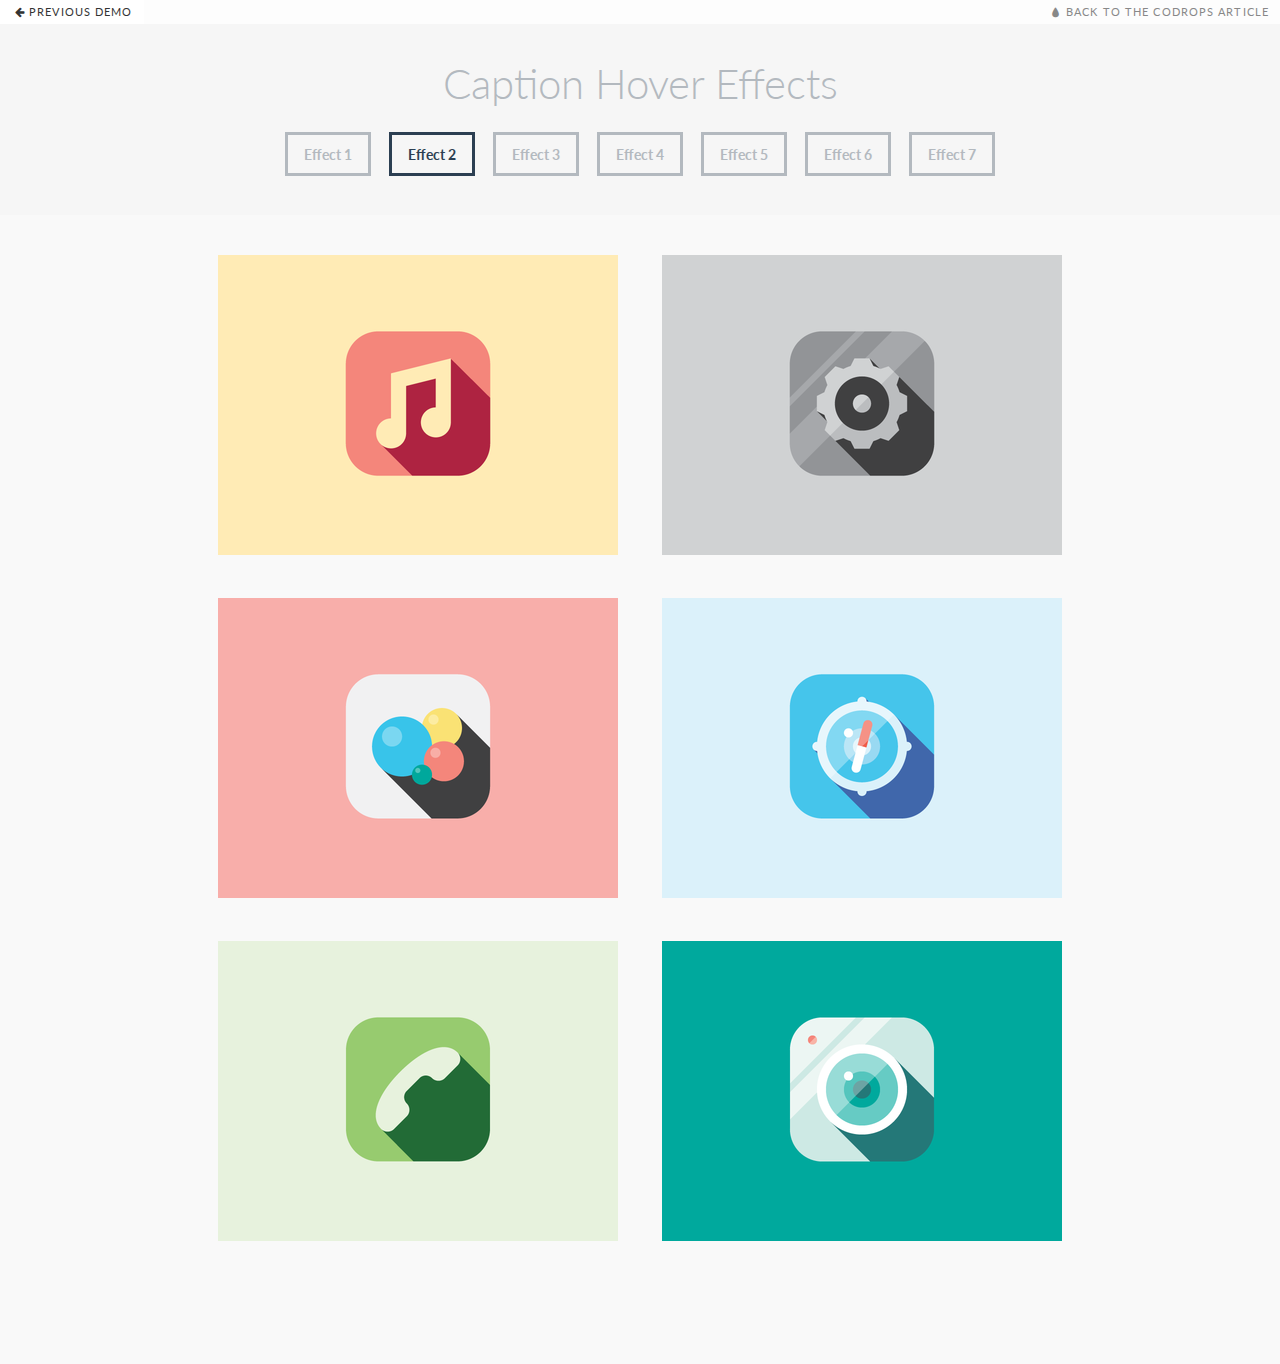
<file: CaptionHoverEffects/index2.html>
<!DOCTYPE html>
<html lang="en" class="no-js">
	<head>
		<meta charset="UTF-8" />
		<meta http-equiv="X-UA-Compatible" content="IE=edge,chrome=1"> 
		<meta name="viewport" content="width=device-width, initial-scale=1.0"> 
		<title>Caption Hover Effects - Demo 2</title>
		<meta name="description" content="" />
		<meta name="keywords" content="" />
		<meta name="author" content="Codrops" />
		<link rel="shortcut icon" href="../favicon.ico"> 
		<link rel="stylesheet" type="text/css" href="css/default.css" />
		<link rel="stylesheet" type="text/css" href="css/component.css" />
		<script src="js/modernizr.custom.js"></script>
	</head>
	<body>
		<div class="container demo-2">
			<!-- Top Navigation -->
			<div class="codrops-top clearfix">
				<a class="codrops-icon codrops-icon-prev" href="http://tympanus.net/Development/CreativeButtons/"><span>Previous Demo</span></a>
				<span class="right"><a class="codrops-icon codrops-icon-drop" href="http://tympanus.net/codrops/?p=15469"><span>Back to the Codrops Article</span></a></span>
			</div>
			<header>
				<h1>Caption Hover Effects</h1>	
				<nav class="codrops-demos">
					<a href="index.html">Effect 1</a>
					<a class="current-demo" href="index2.html">Effect 2</a>
					<a href="index3.html">Effect 3</a>
					<a href="index4.html">Effect 4</a>
					<a href="index5.html">Effect 5</a>
					<a href="index6.html">Effect 6</a>
					<a href="index7.html">Effect 7</a>
				</nav>
			</header>
			<ul class="grid cs-style-2">
				<li>
					<figure>
						<img src="images/2.png" alt="img02">
						<figcaption>
							<h3>Music</h3>
							<span>Jacob Cummings</span>
							<a href="http://dribbble.com/shots/1115960-Music">Take a look</a>
						</figcaption>
					</figure>
				</li>
				<li>
					<figure>
						<img src="images/4.png" alt="img04">
						<figcaption>
							<h3>Settings</h3>
							<span>Jacob Cummings</span>
							<a href="http://dribbble.com/shots/1116685-Settings">Take a look</a>
						</figcaption>
					</figure>
				</li>
				<li>
					<figure>
						<img src="images/6.png" alt="img06">
						<figcaption>
							<h3>Game Center</h3>
							<span>Jacob Cummings</span>
							<a href="http://dribbble.com/shots/1118904-Game-Center">Take a look</a>
						</figcaption>
					</figure>
				</li>
				<li>
					<figure>
						<img src="images/5.png" alt="img05">
						<figcaption>
							<h3>Safari</h3>
							<span>Jacob Cummings</span>
							<a href="http://dribbble.com/shots/1116775-Safari">Take a look</a>
						</figcaption>
					</figure>
				</li>
				<li>
					<figure>
						<img src="images/3.png" alt="img03">
						<figcaption>
							<h3>Phone</h3>
							<span>Jacob Cummings</span>
							<a href="http://dribbble.com/shots/1117308-Phone">Take a look</a>
						</figcaption>
					</figure>
				</li>
				<li>
					<figure>
						<img src="images/1.png" alt="img01">
						<figcaption>
							<h3>Camera</h3>
							<span>Jacob Cummings</span>
							<a href="http://dribbble.com/shots/1115632-Camera">Take a look</a>
						</figcaption>
					</figure>
				</li>
			</ul>
		</div><!-- /container -->
		<script src="js/toucheffects.js"></script>
	</body>
</html>
</file>
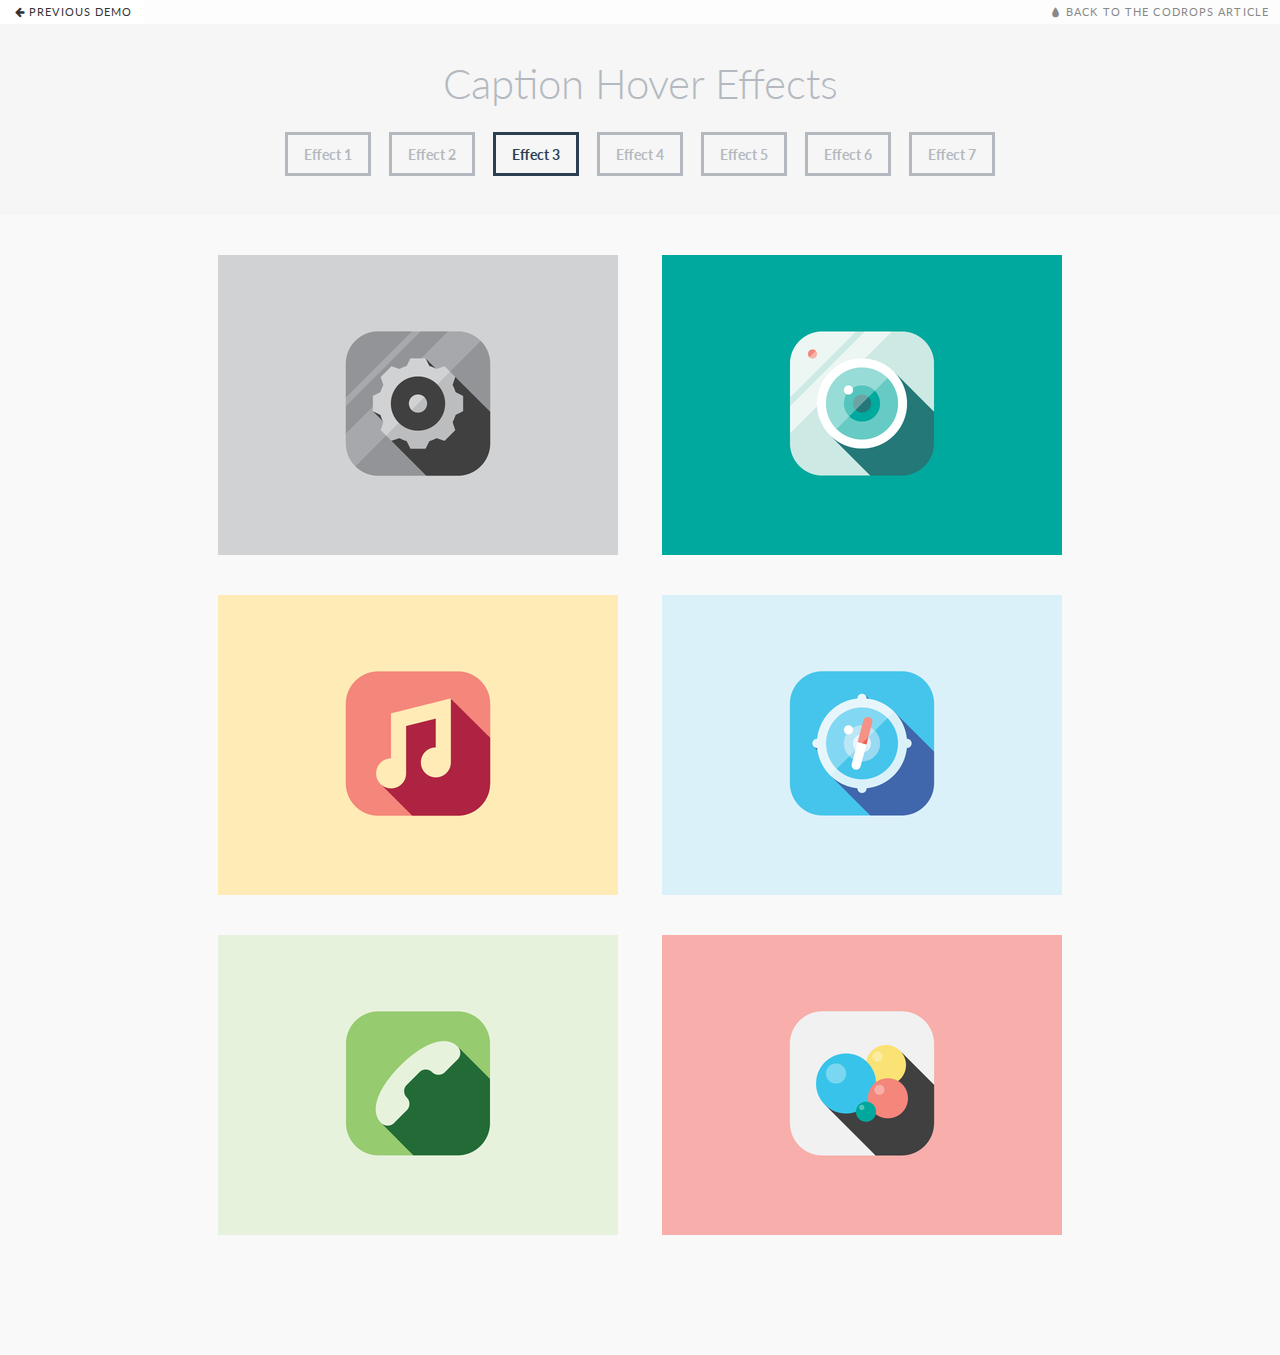
<file: CaptionHoverEffects/index3.html>
<!DOCTYPE html>
<html lang="en" class="no-js">
	<head>
		<meta charset="UTF-8" />
		<meta http-equiv="X-UA-Compatible" content="IE=edge,chrome=1"> 
		<meta name="viewport" content="width=device-width, initial-scale=1.0"> 
		<title>Caption Hover Effects - Demo 3</title>
		<meta name="description" content="" />
		<meta name="keywords" content="" />
		<meta name="author" content="Codrops" />
		<link rel="shortcut icon" href="../favicon.ico"> 
		<link rel="stylesheet" type="text/css" href="css/default.css" />
		<link rel="stylesheet" type="text/css" href="css/component.css" />
		<script src="js/modernizr.custom.js"></script>
	</head>
	<body>
		<div class="container demo-3">
			<!-- Top Navigation -->
			<div class="codrops-top clearfix">
				<a class="codrops-icon codrops-icon-prev" href="http://tympanus.net/Development/CreativeButtons/"><span>Previous Demo</span></a>
				<span class="right"><a class="codrops-icon codrops-icon-drop" href="http://tympanus.net/codrops/?p=15469"><span>Back to the Codrops Article</span></a></span>
			</div>
			<header>
				<h1>Caption Hover Effects</h1>	
				<nav class="codrops-demos">
					<a href="index.html">Effect 1</a>
					<a href="index2.html">Effect 2</a>
					<a class="current-demo" href="index3.html">Effect 3</a>
					<a href="index4.html">Effect 4</a>
					<a href="index5.html">Effect 5</a>
					<a href="index6.html">Effect 6</a>
					<a href="index7.html">Effect 7</a>
				</nav>
			</header>
			<ul class="grid cs-style-3">
				<li>
					<figure>
						<img src="images/4.png" alt="img04">
						<figcaption>
							<h3>Settings</h3>
							<span>Jacob Cummings</span>
							<a href="http://dribbble.com/shots/1116685-Settings">Take a look</a>
						</figcaption>
					</figure>
				</li>
				<li>
					<figure>
						<img src="images/1.png" alt="img01">
						<figcaption>
							<h3>Camera</h3>
							<span>Jacob Cummings</span>
							<a href="http://dribbble.com/shots/1115632-Camera">Take a look</a>
						</figcaption>
					</figure>
				</li>
				<li>
					<figure>
						<img src="images/2.png" alt="img02">
						<figcaption>
							<h3>Music</h3>
							<span>Jacob Cummings</span>
							<a href="http://dribbble.com/shots/1115960-Music">Take a look</a>
						</figcaption>
					</figure>
				</li>
				<li>
					<figure>
						<img src="images/5.png" alt="img05">
						<figcaption>
							<h3>Safari</h3>
							<span>Jacob Cummings</span>
							<a href="http://dribbble.com/shots/1116775-Safari">Take a look</a>
						</figcaption>
					</figure>
				</li>
				<li>
					<figure>
						<img src="images/3.png" alt="img03">
						<figcaption>
							<h3>Phone</h3>
							<span>Jacob Cummings</span>
							<a href="http://dribbble.com/shots/1117308-Phone">Take a look</a>
						</figcaption>
					</figure>
				</li>
				<li>
					<figure>
						<img src="images/6.png" alt="img06">
						<figcaption>
							<h3>Game Center</h3>
							<span>Jacob Cummings</span>
							<a href="http://dribbble.com/shots/1118904-Game-Center">Take a look</a>
						</figcaption>
					</figure>
				</li>
			</ul>
		</div><!-- /container -->
		<script src="js/toucheffects.js"></script>
	</body>
</html>
</file>
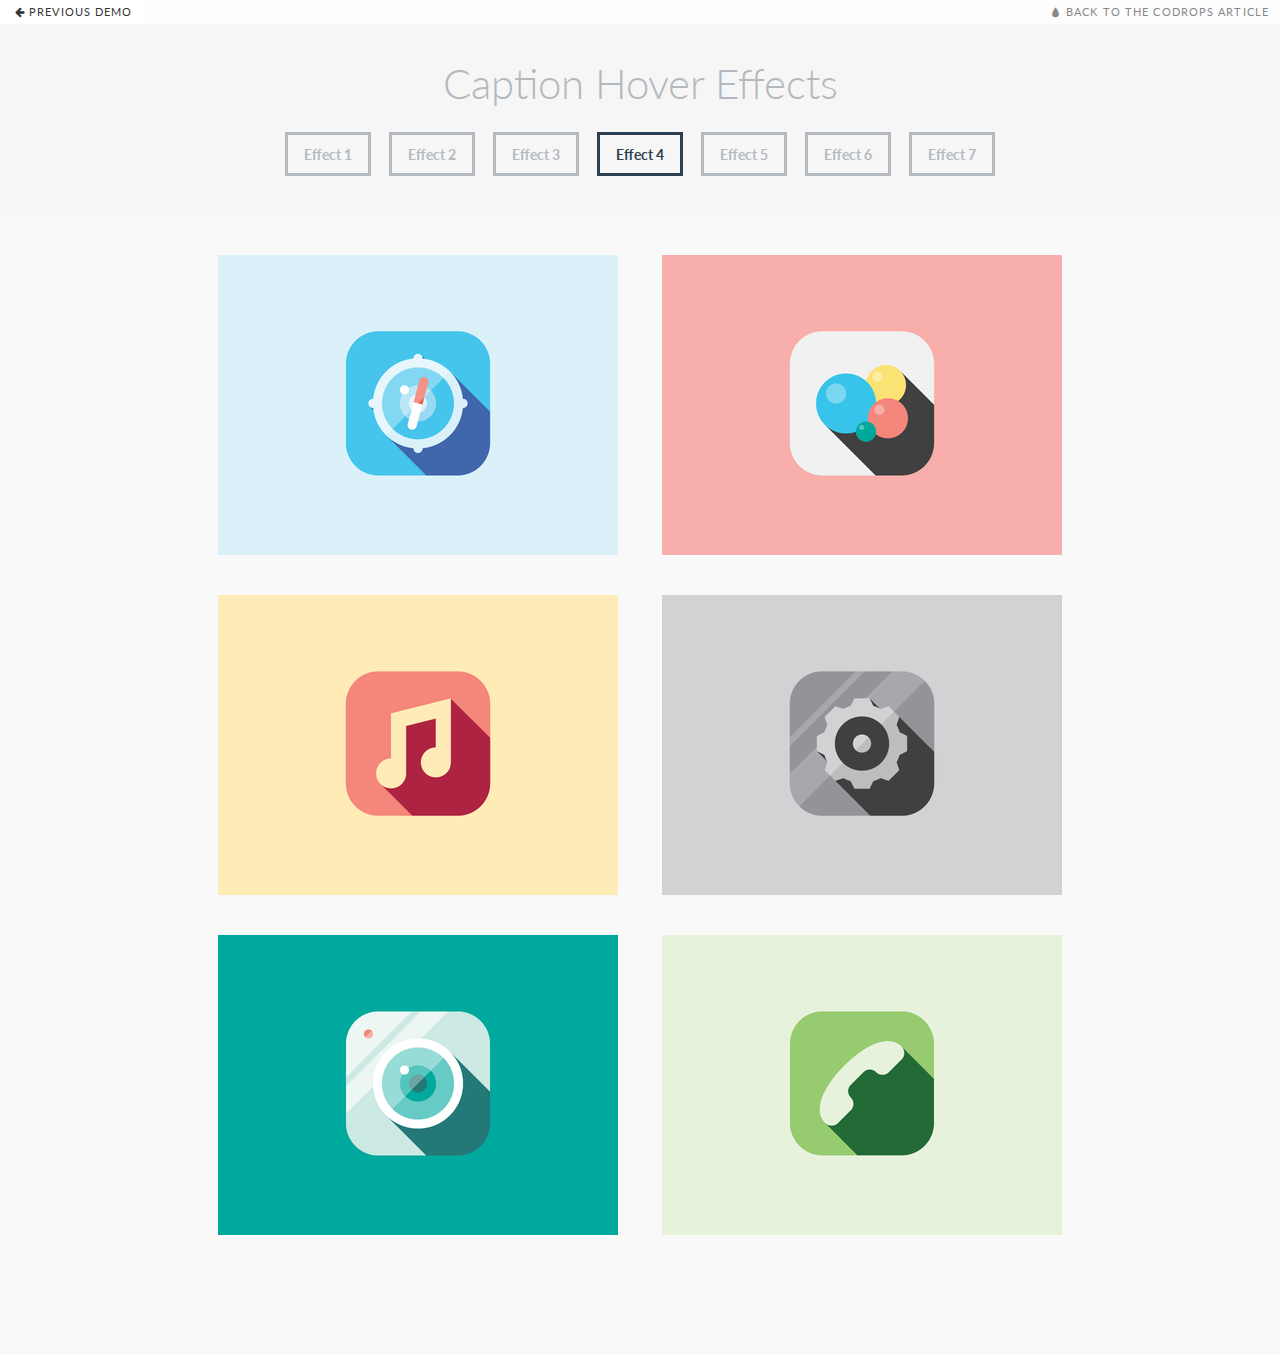
<file: CaptionHoverEffects/index4.html>
<!DOCTYPE html>
<html lang="en" class="no-js">
	<head>
		<meta charset="UTF-8" />
		<meta http-equiv="X-UA-Compatible" content="IE=edge,chrome=1"> 
		<meta name="viewport" content="width=device-width, initial-scale=1.0"> 
		<title>Caption Hover Effects - Demo 4</title>
		<meta name="description" content="" />
		<meta name="keywords" content="" />
		<meta name="author" content="Codrops" />
		<link rel="shortcut icon" href="../favicon.ico"> 
		<link rel="stylesheet" type="text/css" href="css/default.css" />
		<link rel="stylesheet" type="text/css" href="css/component.css" />
		<script src="js/modernizr.custom.js"></script>
	</head>
	<body>
		<div class="container demo-3">
			<!-- Top Navigation -->
			<div class="codrops-top clearfix">
				<a class="codrops-icon codrops-icon-prev" href="http://tympanus.net/Development/CreativeButtons/"><span>Previous Demo</span></a>
				<span class="right"><a class="codrops-icon codrops-icon-drop" href="http://tympanus.net/codrops/?p=15469"><span>Back to the Codrops Article</span></a></span>
			</div>
			<header>
				<h1>Caption Hover Effects</h1>	
				<nav class="codrops-demos">
					<a href="index.html">Effect 1</a>
					<a href="index2.html">Effect 2</a>
					<a href="index3.html">Effect 3</a>
					<a class="current-demo" href="index4.html">Effect 4</a>
					<a href="index5.html">Effect 5</a>
					<a href="index6.html">Effect 6</a>
					<a href="index7.html">Effect 7</a>
				</nav>
			</header>
			<ul class="grid cs-style-4">
				<li>
					<figure>
						<div><img src="images/5.png" alt="img05"></div>
						<figcaption>
							<h3>Safari</h3>
							<span>Jacob Cummings</span>
							<a href="http://dribbble.com/shots/1116775-Safari">Take a look</a>
						</figcaption>
					</figure>
				</li>
				<li>
					<figure>
						<div><img src="images/6.png" alt="img06"></div>
						<figcaption>
							<h3>Game Center</h3>
							<span>Jacob Cummings</span>
							<a href="http://dribbble.com/shots/1118904-Game-Center">Take a look</a>
						</figcaption>
					</figure>
				</li>
				<li>
					<figure>
						<div><img src="images/2.png" alt="img02"></div>
						<figcaption>
							<h3>Music</h3>
							<span>Jacob Cummings</span>
							<a href="http://dribbble.com/shots/1115960-Music">Take a look</a>
						</figcaption>
					</figure>
				</li>
				<li>
					<figure>
						<div><img src="images/4.png" alt="img04"></div>
						<figcaption>
							<h3>Settings</h3>
							<span>Jacob Cummings</span>
							<a href="http://dribbble.com/shots/1116685-Settings">Take a look</a>
						</figcaption>
					</figure>
				</li>
				<li>
					<figure>
						<div><img src="images/1.png" alt="img01"></div>
						<figcaption>
							<h3>Camera</h3>
							<span>Jacob Cummings</span>
							<a href="http://dribbble.com/shots/1115632-Camera">Take a look</a>
						</figcaption>
					</figure>
				</li>
				<li>
					<figure>
						<div><img src="images/3.png" alt="img03"></div>
						<figcaption>
							<h3>Phone</h3>
							<span>Jacob Cummings</span>
							<a href="http://dribbble.com/shots/1117308-Phone">Take a look</a>
						</figcaption>
					</figure>
				</li>
			</ul>
		</div><!-- /container -->
		<script src="js/toucheffects.js"></script>
	</body>
</html>
</file>
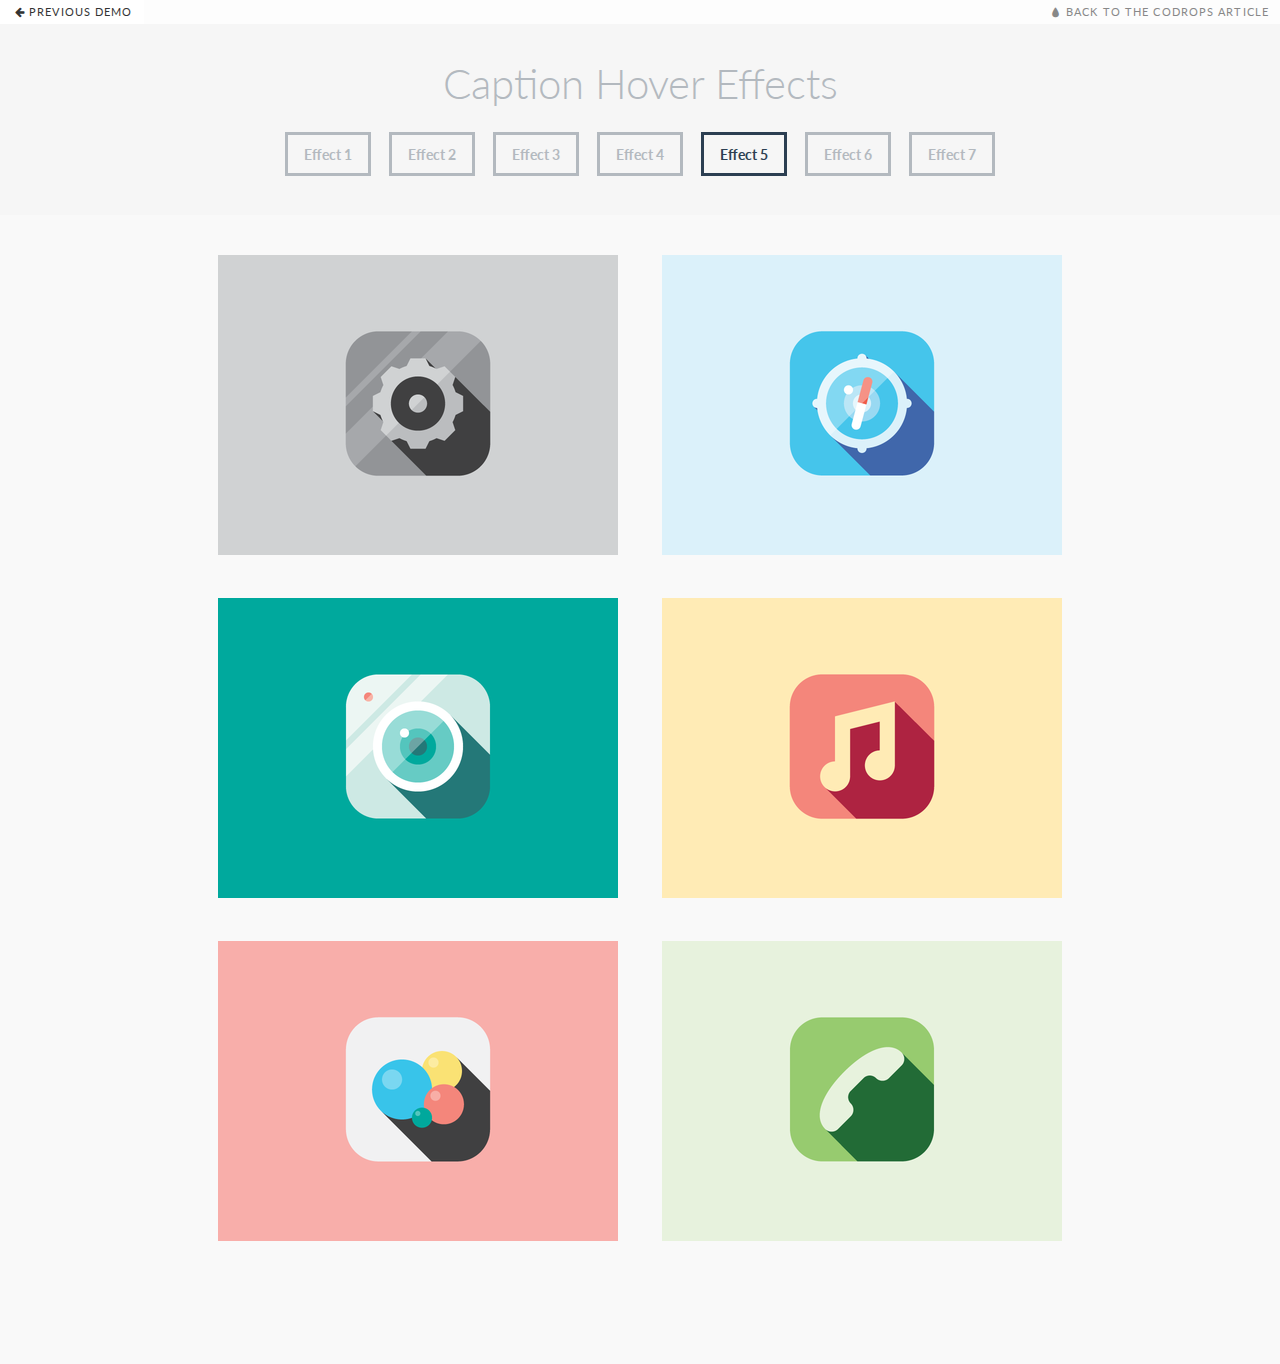
<file: CaptionHoverEffects/index5.html>
<!DOCTYPE html>
<html lang="en" class="no-js">
	<head>
		<meta charset="UTF-8" />
		<meta http-equiv="X-UA-Compatible" content="IE=edge,chrome=1"> 
		<meta name="viewport" content="width=device-width, initial-scale=1.0"> 
		<title>Caption Hover Effects - Demo 5</title>
		<meta name="description" content="" />
		<meta name="keywords" content="" />
		<meta name="author" content="Codrops" />
		<link rel="shortcut icon" href="../favicon.ico"> 
		<link rel="stylesheet" type="text/css" href="css/default.css" />
		<link rel="stylesheet" type="text/css" href="css/component.css" />
		<script src="js/modernizr.custom.js"></script>
	</head>
	<body>
		<div class="container demo-3">
			<!-- Top Navigation -->
			<div class="codrops-top clearfix">
				<a class="codrops-icon codrops-icon-prev" href="http://tympanus.net/Development/CreativeButtons/"><span>Previous Demo</span></a>
				<span class="right"><a class="codrops-icon codrops-icon-drop" href="http://tympanus.net/codrops/?p=15469"><span>Back to the Codrops Article</span></a></span>
			</div>
			<header>
				<h1>Caption Hover Effects</h1>	
				<nav class="codrops-demos">
					<a href="index.html">Effect 1</a>
					<a href="index2.html">Effect 2</a>
					<a href="index3.html">Effect 3</a>
					<a href="index4.html">Effect 4</a>
					<a class="current-demo" href="index5.html">Effect 5</a>
					<a href="index6.html">Effect 6</a>
					<a href="index7.html">Effect 7</a>
				</nav>
			</header>
			<ul class="grid cs-style-5">
				<li>
					<figure>
						<img src="images/4.png" alt="img04">
						<figcaption>
							<h3>Settings</h3>
							<span>Jacob Cummings</span>
							<a href="http://dribbble.com/shots/1116685-Settings">Take a look</a>
						</figcaption>
					</figure>
				</li>
				<li>
					<figure>
						<img src="images/5.png" alt="img05">
						<figcaption>
							<h3>Safari</h3>
							<span>Jacob Cummings</span>
							<a href="http://dribbble.com/shots/1116775-Safari">Take a look</a>
						</figcaption>
					</figure>
				</li>
				<li>
					<figure>
						<img src="images/1.png" alt="img01">
						<figcaption>
							<h3>Camera</h3>
							<span>Jacob Cummings</span>
							<a href="http://dribbble.com/shots/1115632-Camera">Take a look</a>
						</figcaption>
					</figure>
				</li>
				<li>
					<figure>
						<img src="images/2.png" alt="img02">
						<figcaption>
							<h3>Music</h3>
							<span>Jacob Cummings</span>
							<a href="http://dribbble.com/shots/1115960-Music">Take a look</a>
						</figcaption>
					</figure>
				</li>
				<li>
					<figure>
						<img src="images/6.png" alt="img06">
						<figcaption>
							<h3>Game Center</h3>
							<span>Jacob Cummings</span>
							<a href="http://dribbble.com/shots/1118904-Game-Center">Take a look</a>
						</figcaption>
					</figure>
				</li>
				<li>
					<figure>
						<img src="images/3.png" alt="img03">
						<figcaption>
							<h3>Phone</h3>
							<span>Jacob Cummings</span>
							<a href="http://dribbble.com/shots/1117308-Phone">Take a look</a>
						</figcaption>
					</figure>
				</li>
			</ul>
		</div><!-- /container -->
		<script src="js/toucheffects.js"></script>
	</body>
</html>
</file>
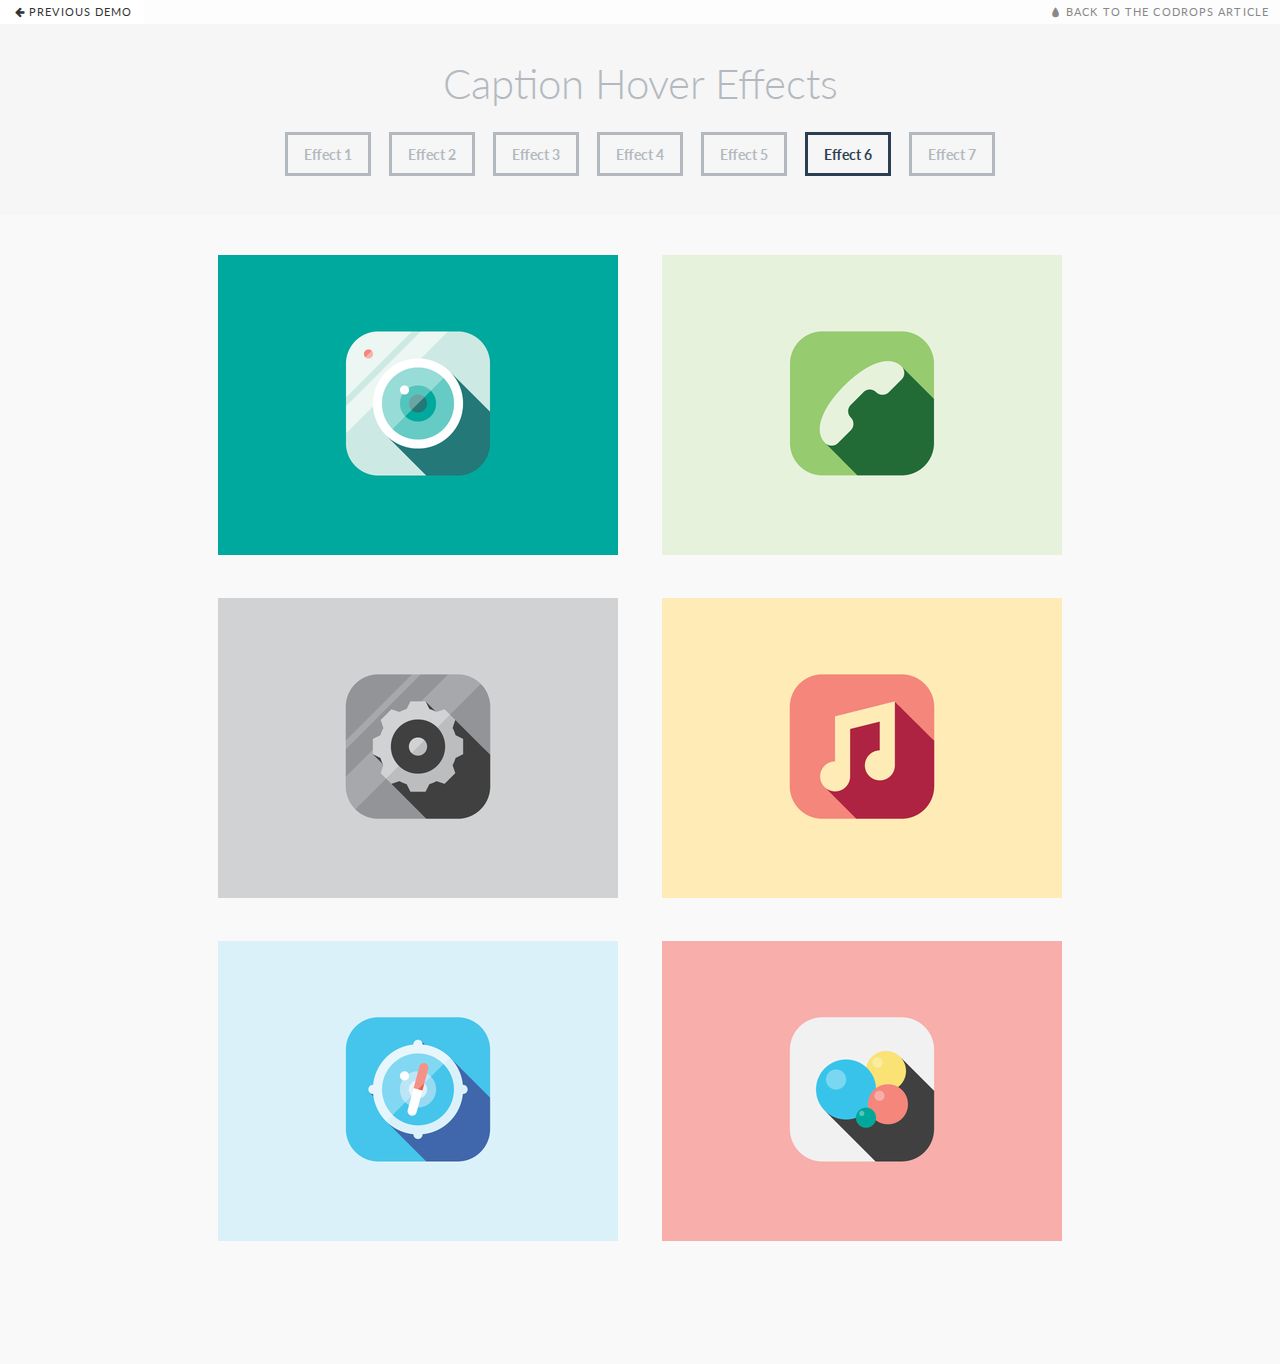
<file: CaptionHoverEffects/index6.html>
<!DOCTYPE html>
<html lang="en" class="no-js">
	<head>
		<meta charset="UTF-8" />
		<meta http-equiv="X-UA-Compatible" content="IE=edge,chrome=1"> 
		<meta name="viewport" content="width=device-width, initial-scale=1.0"> 
		<title>Caption Hover Effects - Demo 6</title>
		<meta name="description" content="" />
		<meta name="keywords" content="" />
		<meta name="author" content="Codrops" />
		<link rel="shortcut icon" href="../favicon.ico"> 
		<link rel="stylesheet" type="text/css" href="css/default.css" />
		<link rel="stylesheet" type="text/css" href="css/component.css" />
		<script src="js/modernizr.custom.js"></script>
	</head>
	<body>
		<div class="container demo-3">
			<!-- Top Navigation -->
			<div class="codrops-top clearfix">
				<a class="codrops-icon codrops-icon-prev" href="http://tympanus.net/Development/CreativeButtons/"><span>Previous Demo</span></a>
				<span class="right"><a class="codrops-icon codrops-icon-drop" href="http://tympanus.net/codrops/?p=15469"><span>Back to the Codrops Article</span></a></span>
			</div>
			<header>
				<h1>Caption Hover Effects</h1>	
				<nav class="codrops-demos">
					<a href="index.html">Effect 1</a>
					<a href="index2.html">Effect 2</a>
					<a href="index3.html">Effect 3</a>
					<a href="index4.html">Effect 4</a>
					<a href="index5.html">Effect 5</a>
					<a class="current-demo" href="index6.html">Effect 6</a>
					<a href="index7.html">Effect 7</a>
				</nav>
			</header>
			<ul class="grid cs-style-6">
				<li>
					<figure>
						<img src="images/1.png" alt="img01">
						<figcaption>
							<h3>Camera</h3>
							<span>Jacob Cummings</span>
							<a href="http://dribbble.com/shots/1115632-Camera">Take a look</a>
						</figcaption>
					</figure>
				</li>
				<li>
					<figure>
						<img src="images/3.png" alt="img03">
						<figcaption>
							<h3>Phone</h3>
							<span>Jacob Cummings</span>
							<a href="http://dribbble.com/shots/1117308-Phone">Take a look</a>
						</figcaption>
					</figure>
				</li>
				<li>
					<figure>
						<img src="images/4.png" alt="img04">
						<figcaption>
							<h3>Settings</h3>
							<span>Jacob Cummings</span>
							<a href="http://dribbble.com/shots/1116685-Settings">Take a look</a>
						</figcaption>
					</figure>
				</li>
				<li>
					<figure>
						<img src="images/2.png" alt="img02">
						<figcaption>
							<h3>Music</h3>
							<span>Jacob Cummings</span>
							<a href="http://dribbble.com/shots/1115960-Music">Take a look</a>
						</figcaption>
					</figure>
				</li>
				<li>
					<figure>
						<img src="images/5.png" alt="img05">
						<figcaption>
							<h3>Safari</h3>
							<span>Jacob Cummings</span>
							<a href="http://dribbble.com/shots/1116775-Safari">Take a look</a>
						</figcaption>
					</figure>
				</li>
				<li>
					<figure>
						<img src="images/6.png" alt="img06">
						<figcaption>
							<h3>Game Center</h3>
							<span>Jacob Cummings</span>
							<a href="http://dribbble.com/shots/1118904-Game-Center">Take a look</a>
						</figcaption>
					</figure>
				</li>
			</ul>
		</div><!-- /container -->
		<script src="js/toucheffects.js"></script>
	</body>
</html>
</file>
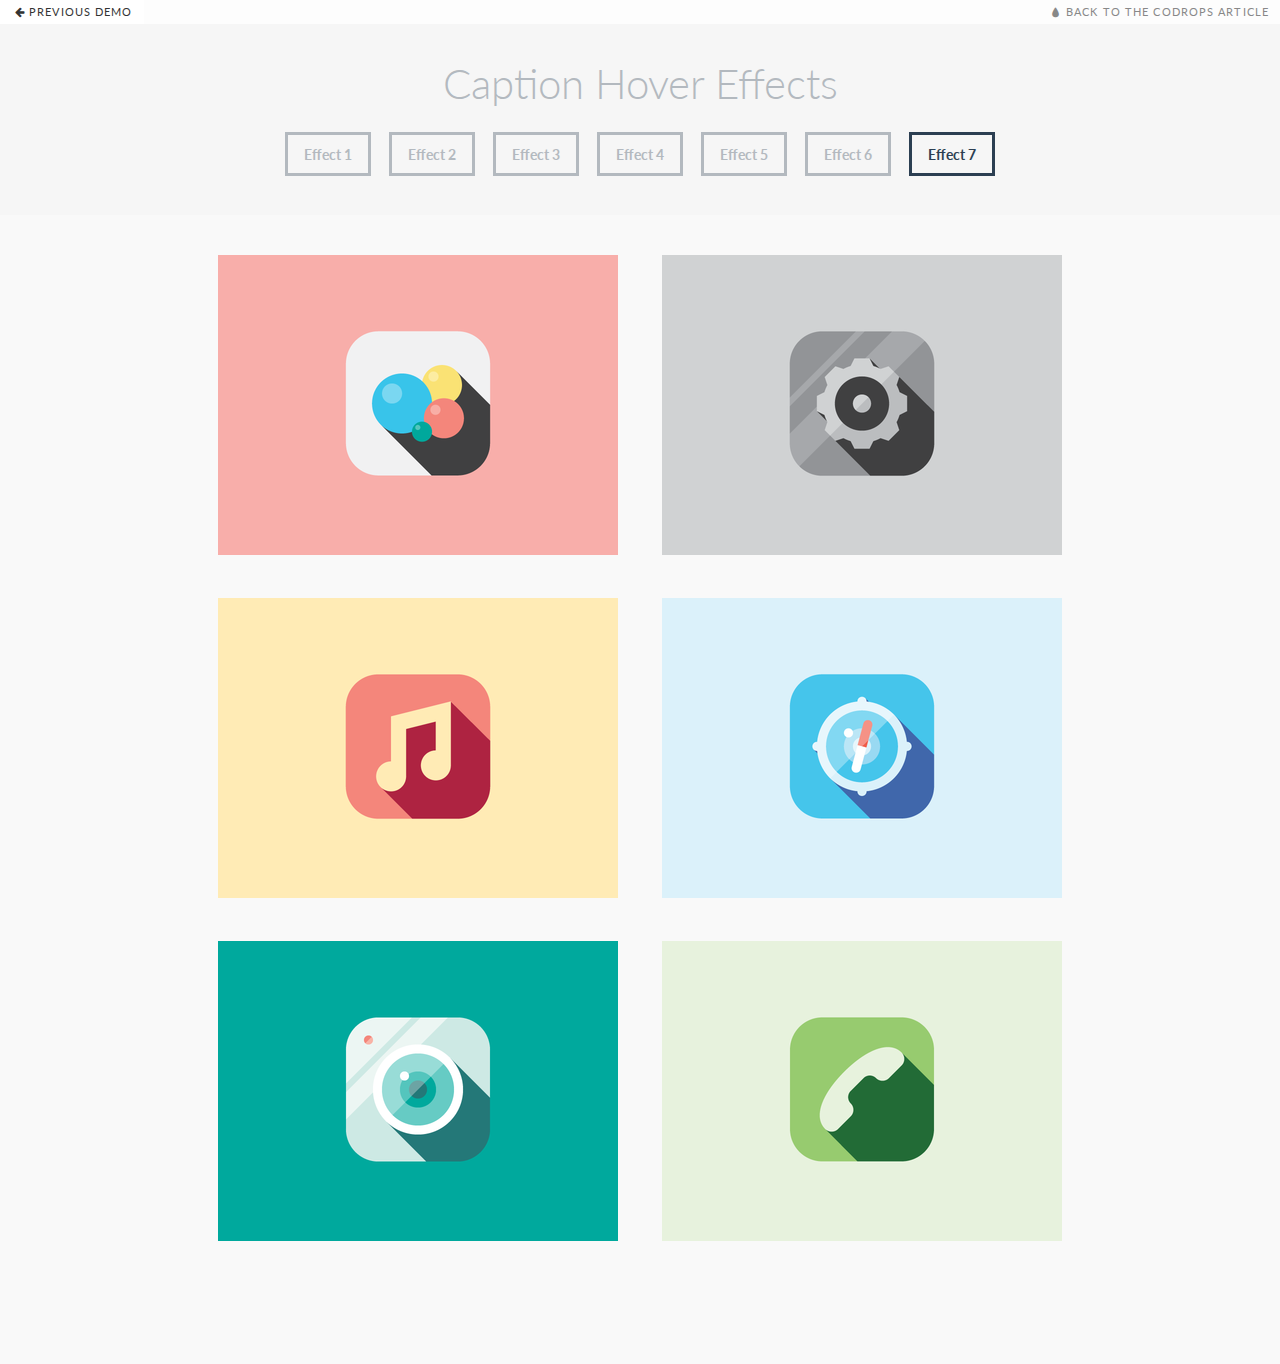
<file: CaptionHoverEffects/index7.html>
<!DOCTYPE html>
<html lang="en" class="no-js">
	<head>
		<meta charset="UTF-8" />
		<meta http-equiv="X-UA-Compatible" content="IE=edge,chrome=1"> 
		<meta name="viewport" content="width=device-width, initial-scale=1.0"> 
		<title>Caption Hover Effects - Demo 7</title>
		<meta name="description" content="" />
		<meta name="keywords" content="" />
		<meta name="author" content="Codrops" />
		<link rel="shortcut icon" href="../favicon.ico"> 
		<link rel="stylesheet" type="text/css" href="css/default.css" />
		<link rel="stylesheet" type="text/css" href="css/component.css" />
		<script src="js/modernizr.custom.js"></script>
	</head>
	<body>
		<div class="container demo-7">
			<!-- Top Navigation -->
			<div class="codrops-top clearfix">
				<a class="codrops-icon codrops-icon-prev" href="http://tympanus.net/Development/CreativeButtons/"><span>Previous Demo</span></a>
				<span class="right"><a class="codrops-icon codrops-icon-drop" href="http://tympanus.net/codrops/?p=15469"><span>Back to the Codrops Article</span></a></span>
			</div>
			<header>
				<h1>Caption Hover Effects</h1>	
				<nav class="codrops-demos">
					<a href="index.html">Effect 1</a>
					<a href="index2.html">Effect 2</a>
					<a href="index3.html">Effect 3</a>
					<a href="index4.html">Effect 4</a>
					<a href="index5.html">Effect 5</a>
					<a href="index6.html">Effect 6</a>
					<a class="current-demo" href="index7.html">Effect 7</a>
				</nav>
			</header>
			<ul class="grid cs-style-7">
				<li>
					<figure>
						<img src="images/6.png" alt="img06">
						<figcaption>
							<h3>Game Center</h3>
							<span>Jacob Cummings</span>
							<a href="http://dribbble.com/shots/1118904-Game-Center">Take a look</a>
						</figcaption>
					</figure>
				</li>
				<li>
					<figure>
						<img src="images/4.png" alt="img04">
						<figcaption>
							<h3>Settings</h3>
							<span>Jacob Cummings</span>
							<a href="http://dribbble.com/shots/1116685-Settings">Take a look</a>
						</figcaption>
					</figure>
				</li>
				<li>
					<figure>
						<img src="images/2.png" alt="img02">
						<figcaption>
							<h3>Music</h3>
							<span>Jacob Cummings</span>
							<a href="http://dribbble.com/shots/1115960-Music">Take a look</a>
						</figcaption>
					</figure>
				</li>
				<li>
					<figure>
						<img src="images/5.png" alt="img05">
						<figcaption>
							<h3>Safari</h3>
							<span>Jacob Cummings</span>
							<a href="http://dribbble.com/shots/1116775-Safari">Take a look</a>
						</figcaption>
					</figure>
				</li>
				<li>
					<figure>
						<img src="images/1.png" alt="img01">
						<figcaption>
							<h3>Camera</h3>
							<span>Jacob Cummings</span>
							<a href="http://dribbble.com/shots/1115632-Camera">Take a look</a>
						</figcaption>
					</figure>
				</li>
				<li>
					<figure>
						<img src="images/3.png" alt="img03">
						<figcaption>
							<h3>Phone</h3>
							<span>Jacob Cummings</span>
							<a href="http://dribbble.com/shots/1117308-Phone">Take a look</a>
						</figcaption>
					</figure>
				</li>
			</ul>
		</div><!-- /container -->
		<script src="js/toucheffects.js"></script>
	</body>
</html>
</file>
<file: CaptionHoverEffects/css/default.css>
/* General Demo Style */
@import url(http://fonts.googleapis.com/css?family=Lato:300,400,700);

@font-face {
	font-family: 'codropsicons';
	src:url('../fonts/codropsicons/codropsicons.eot');
	src:url('../fonts/codropsicons/codropsicons.eot?#iefix') format('embedded-opentype'),
		url('../fonts/codropsicons/codropsicons.woff') format('woff'),
		url('../fonts/codropsicons/codropsicons.ttf') format('truetype'),
		url('../fonts/codropsicons/codropsicons.svg#codropsicons') format('svg');
	font-weight: normal;
	font-style: normal;
}

*, *:after, *:before { -webkit-box-sizing: border-box; -moz-box-sizing: border-box; box-sizing: border-box; }
body, html { font-size: 100%; padding: 0; margin: 0;}

/* Clearfix hack by Nicolas Gallagher: http://nicolasgallagher.com/micro-clearfix-hack/ */
.clearfix:before, .clearfix:after { content: " "; display: table; }
.clearfix:after { clear: both; }

body {
	font-family: 'Lato', Calibri, Arial, sans-serif;
	color: #b3b9bf;
	background: #f9f9f9;
}

a {
	color: #888;
	text-decoration: none;
}

a:hover,
a:active {
	color: #333;
}

/* Header Style */
.container > header {
	margin: 0 auto;
	padding: 2em;
	text-align: center;
	background: rgba(0,0,0,0.01);
}

.container > header h1 {
	font-size: 2.625em;
	line-height: 1.3;
	margin: 0;
	font-weight: 300;
}

/* To Navigation Style */
.codrops-top {
	background: #fff;
	background: rgba(255, 255, 255, 0.6);
	text-transform: uppercase;
	width: 100%;
	font-size: 0.69em;
	line-height: 2.2;
}

.codrops-top a {
	padding: 0 1em;
	letter-spacing: 0.1em;
	color: #888;
	display: inline-block;
}

.codrops-top a:hover {
	background: rgba(255,255,255,0.95);
	color: #333;
}

.codrops-top span.right {
	float: right;
}

.codrops-top span.right a {
	float: left;
	display: block;
}

.codrops-icon:before {
	font-family: 'codropsicons';
	margin: 0 4px;
	speak: none;
	font-style: normal;
	font-weight: normal;
	font-variant: normal;
	text-transform: none;
	line-height: 1;
	-webkit-font-smoothing: antialiased;
}

.codrops-icon-drop:before {
	content: "\e001";
}

.codrops-icon-prev:before {
	content: "\e004";
}

.codrops-icon-archive:before {
	content: "\e002";
}

.codrops-icon-next:before {
	content: "\e000";
}

.codrops-icon-about:before {
	content: "\e003";
}

/* Demo Buttons Style */
.codrops-demos {
	padding-top: 1em;
	font-size: 0.9em;
}

.codrops-demos a {
	display: inline-block;
	margin: 0.5em;
	padding: 0.7em 1.1em;
	border: 3px solid #b3b9bf;
	color: #b3b9bf;
	font-weight: 700;
}

.codrops-demos a:hover,
.codrops-demos a.current-demo,
.codrops-demos a.current-demo:hover {
	border-color: #2c3f52;
	color: #2c3f52;
}

@media screen and (max-width: 25em) {

	.codrops-icon span {
		display: none;
	}

}
</file>
<file: CaptionHoverEffects/css/component.css>
.grid {
	padding: 20px 20px 100px 20px;
	max-width: 1300px;
	margin: 0 auto;
	list-style: none;
	text-align: center;
}

.grid li {
	display: inline-block;
	width: 440px;
	margin: 0;
	padding: 20px;
	text-align: left;
	position: relative;
}

.grid figure {
	margin: 0;
	position: relative;
}

.grid figure img {
	max-width: 100%;
	display: block;
	position: relative;
}

.grid figcaption {
	position: absolute;
	top: 0;
	left: 0;
	padding: 20px;
	background: #2c3f52;
	color: #ed4e6e;
}

.grid figcaption h3 {
	margin: 0;
	padding: 0;
	color: #fff;
}

.grid figcaption span:before {
	content: 'by ';
}

.grid figcaption a {
	text-align: center;
	padding: 5px 10px;
	border-radius: 2px;
	display: inline-block;
	background: #ed4e6e;
	color: #fff;
}

/* Individual Caption Styles */

/* Caption Style 1 */
.cs-style-1 figcaption {
	height: 100%;
	width: 100%;
	opacity: 0;
	text-align: center;
	-webkit-backface-visibility: hidden;
	-moz-backface-visibility: hidden;
	backface-visibility: hidden;
	-webkit-transition: -webkit-transform 0.3s, opacity 0.3s;
	-moz-transition: -moz-transform 0.3s, opacity 0.3s;
	transition: transform 0.3s, opacity 0.3s;
}

.no-touch .cs-style-1 figure:hover figcaption,
.cs-style-1 figure.cs-hover figcaption {
	opacity: 1;
	-webkit-transform: translate(15px, 15px);
	-moz-transform: translate(15px, 15px);
	-ms-transform: translate(15px, 15px);
	transform: translate(15px, 15px);
}

.cs-style-1 figcaption h3 {
	margin-top: 70px;
}

.cs-style-1 figcaption span {
	display: block;
}

.cs-style-1 figcaption a {
	margin-top: 30px;
}

/* Caption Style 2 */
.cs-style-2 figure img {
	z-index: 10;
	-webkit-transition: -webkit-transform 0.4s;
	-moz-transition: -moz-transform 0.4s;
	transition: transform 0.4s;
}

.no-touch .cs-style-2 figure:hover img,
.cs-style-2 figure.cs-hover img {
	-webkit-transform: translateY(-90px);
	-moz-transform: translateY(-90px);
	-ms-transform: translateY(-90px);
	transform: translateY(-90px);
}

.cs-style-2 figcaption {
	height: 90px;
	width: 100%;
	top: auto;
	bottom: 0;
}

.cs-style-2 figcaption a {
	position: absolute;
	right: 20px;
	top: 30px;
}

/* Caption Style 3 */
.cs-style-3 figure {
	overflow: hidden;
}

.cs-style-3 figure img {
	-webkit-transition: -webkit-transform 0.4s;
	-moz-transition: -moz-transform 0.4s;
	transition: transform 0.4s;
}

.no-touch .cs-style-3 figure:hover img,
.cs-style-3 figure.cs-hover img {
	-webkit-transform: translateY(-50px);
	-moz-transform: translateY(-50px);
	-ms-transform: translateY(-50px);
	transform: translateY(-50px);
}

.cs-style-3 figcaption {
	height: 100px;
	width: 100%;
	top: auto;
	bottom: 0;
	opacity: 0;
	-webkit-transform: translateY(100%);
	-moz-transform: translateY(100%);
	-ms-transform: translateY(100%);
	transform: translateY(100%);
	-webkit-transition: -webkit-transform 0.4s, opacity 0.1s 0.3s;
	-moz-transition: -moz-transform 0.4s, opacity 0.1s 0.3s;
	transition: transform 0.4s, opacity 0.1s 0.3s;
}

.no-touch .cs-style-3 figure:hover figcaption,
.cs-style-3 figure.cs-hover figcaption {
	opacity: 1;
	-webkit-transform: translateY(0px);
	-moz-transform: translateY(0px);
	-ms-transform: translateY(0px);
	transform: translateY(0px);
	-webkit-transition: -webkit-transform 0.4s, opacity 0.1s;
	-moz-transition: -moz-transform 0.4s, opacity 0.1s;
	transition: transform 0.4s, opacity 0.1s;
}

.cs-style-3 figcaption a {
	position: absolute;
	bottom: 20px;
	right: 20px;
}

/* Caption Style 4 */
.cs-style-4 li {
	-webkit-perspective: 1700px;
	-moz-perspective: 1700px;
	perspective: 1700px;
	-webkit-perspective-origin: 0 50%;
	-moz-perspective-origin: 0 50%;
	perspective-origin: 0 50%;
}

.cs-style-4 figure {
	-webkit-transform-style: preserve-3d;
	-moz-transform-style: preserve-3d;
	transform-style: preserve-3d;
}

.cs-style-4 figure > div {
	overflow: hidden;
}

.cs-style-4 figure img {
	-webkit-transition: -webkit-transform 0.4s;
	-moz-transition: -moz-transform 0.4s;
	transition: transform 0.4s;
}

.no-touch .cs-style-4 figure:hover img,
.cs-style-4 figure.cs-hover img {
	-webkit-transform: translateX(25%);
	-moz-transform: translateX(25%);
	-ms-transform: translateX(25%);
	transform: translateX(25%);
}

.cs-style-4 figcaption {
	height: 100%;
	width: 50%;
	opacity: 0;
	-webkit-backface-visibility: hidden;
	-moz-backface-visibility: hidden;
	backface-visibility: hidden;
	-webkit-transform-origin: 0 0;
	-moz-transform-origin: 0 0;
	transform-origin: 0 0;
	-webkit-transform: rotateY(-90deg);
	-moz-transform: rotateY(-90deg);
	transform: rotateY(-90deg);
	-webkit-transition: -webkit-transform 0.4s, opacity 0.1s 0.3s;
	-moz-transition: -moz-transform 0.4s, opacity 0.1s 0.3s;
	transition: transform 0.4s, opacity 0.1s 0.3s;
}

.no-touch .cs-style-4 figure:hover figcaption,
.cs-style-4 figure.cs-hover figcaption {
	opacity: 1;
	-webkit-transform: rotateY(0deg);
	-moz-transform: rotateY(0deg);
	transform: rotateY(0deg);
	-webkit-transition: -webkit-transform 0.4s, opacity 0.1s;
	-moz-transition: -moz-transform 0.4s, opacity 0.1s;
	transition: transform 0.4s, opacity 0.1s;
}

.cs-style-4 figcaption a {
	position: absolute;
	bottom: 20px;
	right: 20px;
}

/* Caption Style 5 */
.cs-style-5 figure img {
	z-index: 10;
	-webkit-transition: -webkit-transform 0.4s;
	-moz-transition: -moz-transform 0.4s;
	transition: transform 0.4s;
}

.no-touch .cs-style-5 figure:hover img,
.cs-style-5 figure.cs-hover img {
	-webkit-transform: scale(0.4);
	-moz-transform: scale(0.4);
	-ms-transform: scale(0.4);
	transform: scale(0.4);
}

.cs-style-5 figcaption {
	height: 100%;
	width: 100%;
	opacity: 0;
	-webkit-transform: scale(0.7);
	-moz-transform: scale(0.7);
	-ms-transform: scale(0.7);
	transform: scale(0.7);
	-webkit-backface-visibility: hidden;
	-moz-backface-visibility: hidden;
	backface-visibility: hidden;
	-webkit-transition: -webkit-transform 0.4s, opacity 0.4s;
	-moz-transition: -moz-transform 0.4s, opacity 0.4s;
	transition: transform 0.4s, opacity 0.4s;
}

.no-touch .cs-style-5 figure:hover figcaption,
.cs-style-5 figure.cs-hover figcaption {
	-webkit-transform: scale(1);
	-moz-transform: scale(1);
	-ms-transform: scale(1);
	transform: scale(1);
	opacity: 1;
}

.cs-style-5 figure a {
	position: absolute;
	bottom: 20px;
	right: 20px;
}

/* Caption Style 6 */
.cs-style-6 figure img {
	z-index: 10;
	-webkit-transition: -webkit-transform 0.4s;
	-moz-transition: -moz-transform 0.4s;
	transition: transform 0.4s;
}

.no-touch .cs-style-6 figure:hover img,
.cs-style-6 figure.cs-hover img {
	-webkit-transform: translateY(-50px) scale(0.5);
	-moz-transform: translateY(-50px) scale(0.5);
	-ms-transform: translateY(-50px) scale(0.5);
	transform: translateY(-50px) scale(0.5);
}

.cs-style-6 figcaption {
	height: 100%;
	width: 100%;
}

.cs-style-6 figcaption h3 {
	margin-top: 60%;
}

.cs-style-6 figcaption a {
	position: absolute;
	bottom: 20px;
	right: 20px;
}

/* Caption Style 7 */
.cs-style-7 li:first-child { z-index: 6; }
.cs-style-7 li:nth-child(2) { z-index: 5; }
.cs-style-7 li:nth-child(3) { z-index: 4; }
.cs-style-7 li:nth-child(4) { z-index: 3; }
.cs-style-7 li:nth-child(5) { z-index: 2; }
.cs-style-7 li:nth-child(6) { z-index: 1; }

.cs-style-7 figure img {
	z-index: 10;
}

.cs-style-7 figcaption {
	height: 100%;
	width: 100%;
	opacity: 0;
	-webkit-backface-visibility: hidden;
	-moz-backface-visibility: hidden;
	backface-visibility: hidden;
	-webkit-transition: opacity 0.3s, height 0.3s, box-shadow 0.3s;
	-moz-transition: opacity 0.3s, height 0.3s, box-shadow 0.3s;
	transition: opacity 0.3s, height 0.3s, box-shadow 0.3s;
	box-shadow: 0 0 0 0px #2c3f52;
}

.no-touch .cs-style-7 figure:hover figcaption,
.cs-style-7 figure.cs-hover figcaption {
	opacity: 1;
	height: 130%;
	box-shadow: 0 0 0 10px #2c3f52;
}

.cs-style-7 figcaption h3 {
	margin-top: 86%;
}

.cs-style-7 figcaption h3,
.cs-style-7 figcaption span,
.cs-style-7 figcaption a {
	opacity: 0;
	-webkit-transition: opacity 0s;
	-moz-transition: opacity 0s;
	transition: opacity 0s;
}

.cs-style-7 figcaption a {
	position: absolute;
	bottom: 20px;
	right: 20px;
}

.no-touch .cs-style-7 figure:hover figcaption h3,
.no-touch .cs-style-7 figure:hover figcaption span,
.no-touch .cs-style-7 figure:hover figcaption a,
.cs-style-7 figure.cs-hover figcaption h3,
.cs-style-7 figure.cs-hover figcaption span,
.cs-style-7 figure.cs-hover figcaption a {
	-webkit-transition: opacity 0.3s 0.2s;
	-moz-transition: opacity 0.3s 0.2s;
	transition: opacity 0.3s 0.2s;
	opacity: 1;
}

@media screen and (max-width: 31.5em) {
	.grid {
		padding: 10px 10px 100px 10px;
	}
	.grid li {
		width: 100%;
		min-width: 300px;
	}
}
</file>
<file: style.css>
body{
	background: rgb(227, 224, 217);
}

img.cate{
  -webkit-animation: float 1s infinite  alternate;
  animation: float 1s infinite  alternate;
	-webkit-filter: drop-shadow(5px 5px 7px rgba(0,0,0,0.5));

}

img.cate2{
  -webkit-animation: float .8s infinite  alternate;
  animation: float .8s infinite  alternate;
	-webkit-filter: drop-shadow(5px 5px 7px rgba(0,0,0,0.5));

}

a:link {
  color: inherit;
  text-decoration: none;

}
a:hover {
  font-size: 20px;
  color: inherit;
  text-decoration: none;
}

#mydiv {
  position: absolute;
  z-index: 11;
  text-align: center;
	bottom: 0;
  right: 0;
}

#mydivheader {
  padding: 10px;
  cursor: move;
  z-index: 10;
}

#mydiv2 {
  position: absolute;
  z-index: 9;
  text-align: center;
	bottom: 550px;
	right: 50px;
}

#mydivheader2 {
  padding: 10px;
  cursor: move;
  z-index: 10;
}

#mydiv3 {
  position: absolute;
  z-index: 11;
  text-align: center;
	bottom: 300px;
	right: 240px;
}

#mydivheader3 {
  padding: 10px;
  cursor: move;
  z-index: 10;
}

#mydiv4 {
  position: absolute;
  z-index: 11;
  text-align: center;
	bottom: 200px;
	left: 50px;
}

#mydivheader4 {
  padding: 10px;
  cursor: move;
  z-index: 10;
}



.grid {
	padding: 20px 20px 100px 20px;
	max-width: 1300px;
	margin: 0 auto;
	list-style: none;
	text-align: center;
}

.grid li {
	display: inline-block;
	width: 440px;
	margin: 0;
	padding: 20px;
	text-align: center;
	position: relative;
}

.grid figure {
	margin: 0;
	position: relative;
}

.grid figure img {
	width: 100%;
	display: block;
	position: relative;
}

.grid figcaption {
	position: absolute;
	top: 0;
	left: 0;
	padding: 20px;
	background: #b4d2f1;
	color: #ed4e6e;
}

.grid figcaption h3 {
	margin: 0;
	padding: 0;
	color: #fff;
}

.grid figcaption span:before {
	content: ;
}

.grid figcaption a {
	text-align: center;
	display: inline-block;
	color: #fff;
}

.cs-style-2 figure img {
	z-index: 10;
	transition: transform 0.4s;
}

.no-touch .cs-style-2 figure:hover img,
.cs-style-2 figure.cs-hover img {
	transform: translateY(-90px);
}

.cs-style-2 figcaption {
	height: 90px;
	width: 90%;
	top: auto;
	bottom: 0;
}

.cs-style-2 figcaption a {
text-align: center;
align-items: center;
align-content: center;
}

@-webkit-keyframes float {
    0% { transform: translateY(0); }
    100% { transform: translateY(-10px); }
}
@keyframes float {
    0% { transform: translateY(0); }
    100% { transform: translateY(-10px); }
}
@-webkit-keyframes float2 {
    0% { transform: translateY(-10px); }
    100% { transform: translateY(0px); }
}
@keyframes float2 {
    0% { transform: translateY(-10px); }
    100% { transform: translateY(0px); }
}

@media screen and (max-width: 31.5em) {
	.grid {
		padding: 10px 10px 100px 10px;
	}
	.grid li {
		width: 100%;
		min-width: 300px;
	}
}
</file>
<file: style3.css>
body{
  background: rgb(195, 207, 217);
  overflow: hidden;
  font-family: 'VT323', monospace;
  text-shadow:2px 2px 5px red;
  color: rgb(223, 27, 96);
  z-index: 0;
}

.rot{
  animation: skew 3s infinite;
  transform: skew(20deg);
  animation-direction: alternate;
}

.stretch{
  transform: rotateY(40deg);
  animation: two 2s infinite;
  animation-direction: alternate;
}

.shake{
   animation: shake 0.5s;
   animation-iteration-count: infinite;
}

.pulse{
  animation: heartbeat 1.5s alternate infinite ease-in;
}

a:link {
  color: inherit;
  text-decoration: none;

}
a:hover {
  font-size: 75px;
  color: inherit;
  text-decoration: none;
}

img.woof{
  opacity: 50%;
  z-index: 0;
}

img.wallet{
  opacity: 30%;
  width: 400px;
  z-index: 0;
}

.dog{
  bottom: 0px;
position: fixed;
  z-index: 0;
  -webkit-filter: drop-shadow(7px 7px 16px rgba(0,0,0,0.5));
}

.wallet{
  top: 50px;
  right:200px;
position: fixed;
  z-index: 0;
  -webkit-filter: drop-shadow(7px 7px 16px rgba(0,0,0,0.5));
}


#mydiv {
  position: fixed;
  z-index: 9;
  text-align: center;
	bottom: 700px;
  left: 200px;
}

#mydivheader {
  padding: 10px;
  cursor: move;
  z-index: 10;
}

#mydiv2 {
  position: fixed;
  z-index: 9;
  text-align: center;
  bottom: 575px;
  left: 200px;
}

#mydivheader2 {
  padding: 10px;
  cursor: move;
  z-index: 10;
}

#mydiv3 {
  position: fixed;
  z-index: 9;
  text-align: center;
  bottom: 525px;
  left: 200px;
}

#mydivheader3 {
  padding: 10px;
  cursor: move;
  z-index: 10;
}

#mydiv4 {
  position: fixed;
  z-index: 9;
  text-align: center;
  bottom: 475px;
  left: 450px;
}

#mydivheader4 {
  padding: 10px;
  cursor: move;
  z-index: 10;
}
#mydiv5 {
    position: fixed;
  z-index: 9;
  text-align: center;
  bottom: 405px;
  left: 400px;
}

#mydivheader5 {
  padding: 10px;
  cursor: move;
  z-index: 10;
}

#mydiv6 {
  position: fixed;
  z-index: 9;
  text-align: center;
  bottom: 400px;
  left: 400px;
}

#mydivheader6 {
  padding: 10px;
  cursor: move;
  z-index: 10;
}
#mydiv7 {
  position: fixed;
  z-index: 9;
  text-align: center;
  bottom: 350px;
  left: 700px;
}

#mydivheader7 {
  padding: 10px;
  cursor: move;
  z-index: 10;
}
#mydiv8 {
  position: fixed;
  z-index: 9;
  text-align: center;
  bottom: 340px;
  left: 700px;
}

#mydivheader8 {
  padding: 10px;
  cursor: move;
  z-index: 10;
}

#mydiv9 {
  position: fixed;
  z-index: 9;
  text-align: center;
  bottom: 350px;
  left: 700px;
}

#mydivheader9 {
  padding: 10px;
  cursor: move;
  z-index: 10;
}
#mydiv10 {
  position: fixed;
  z-index: 9;
  text-align: center;
	bottom: 800px;
	left: 50px;
}

#mydivheader10 {
  padding: 10px;
  cursor: move;
  z-index: 10;
}

#mydiv11 {
  position: fixed;
  z-index: 9;
  text-align: center;
	bottom: 900px;
	left: 50px;
}

#mydivheader11 {
  padding: 10px;
  cursor: move;
  z-index: 10;
}

#mydiv12 {
  position: fixed;
  z-index: 9;
  text-align: center;
	bottom: 900px;
	left: 50px;
}

#mydivheader12 {
  padding: 10px;
  cursor: move;
  z-index: 10;
}

#mydiv13 {
  position: fixed;
  z-index: 9;
  text-align: center;
	bottom: 1000px;
	left: 50px;
}

#mydivheader13 {
  padding: 10px;
  cursor: move;
  z-index: 10;
}

@keyframes skew {
  0% {
    transform: skew(20deg, 20deg);
  }
  100% {
    transform: skew(-20deg, -20deg);
  }
}

@keyframes two {
  0% {
    transform: rotateY(0);
  }
  100% {
    transform: rotateY(70deg);
  }
}

@keyframes shake {
  0% { transform: translate(1px, 1px) rotate(0deg); }
  10% { transform: translate(-1px, -2px) rotate(-1deg); }
  20% { transform: translate(-3px, 0px) rotate(1deg); }
  30% { transform: translate(3px, 2px) rotate(0deg); }
  40% { transform: translate(1px, -1px) rotate(1deg); }
  50% { transform: translate(-1px, 2px) rotate(-1deg); }
  60% { transform: translate(-3px, 1px) rotate(0deg); }
  70% { transform: translate(3px, 1px) rotate(-1deg); }
  80% { transform: translate(-1px, -1px) rotate(1deg); }
  90% { transform: translate(1px, 2px) rotate(0deg); }
  100% { transform: translate(1px, -2px) rotate(-1deg); }
}


@keyframes heartbeat {
  0%   {transform: scale(.8);}
  100% {transform: scale(1.5);}
}
</file>
<file: style4.css>
body{
  background: rgb(198, 170, 195);
  font-family: 'Charm', cursive;
  font-size: 10px;
  overflow: hidden;
}

#popup_this {
    top: 50%;
    left: 50%;
    text-align:center;
    font-family: 'Tangerine', cursive;
    font-size: 20px;
    margin-top: -50px;
    margin-left: -100px;
    position: fixed;
    background: #fff;
    padding: 30px;
    z-index: 10;
    width: 300px;
}

a:link {
  color: rgb(33, 33, 122);
  text-decoration: none;

}
a:hover {
  font-size: 50px;
  color: inherit;
  text-decoration: none;
}

.b-close {
    position: absolute;
    right: 0;
    top: 0;
    cursor: pointer;
    color: #fff;
    background: #005eff;
    border-style: solid;
    border-width: thin;
    border-color: rgb(51, 50, 51);
    padding: 5px 10px;
}

#popup_this2 {
    top: 50%;
    left: 50%;
    text-align:center;
    font-family: 'Homemade Apple', cursive;
    font-size: 15px;
  left: 300px;
  bottom:200px;
    position: fixed;
    background: #fff;
    border-style: solid;
    border-width: thin;
    border-color: rgb(51, 50, 51);
    padding: 30px;
    z-index: 10;
    width: 300px;
    opacity:50%;
    -webkit-filter: drop-shadow(7px 7px 16px rgba(0,0,0,0.5));
}

#popup_this3 {
    top: 50%;
    left: 50%;
    text-align:center;
    font-size: 10px;
  left: 900px;
  bottom:500px;
    position: fixed;
    background: #fff;
    border-style: solid;
    border-width: thin;
    border-color: rgb(51, 50, 51);
    padding: 30px;
    z-index: 10;
    width: 200px;
    height: 400px;
    opacity:50%;
    -webkit-filter: drop-shadow(7px 7px 16px rgba(0,0,0,0.5));
}

#popup_this4 {
    top: 50%;
    left: 50%;
    text-align:center;
    font-family: 'Homemade Apple', cursive;
    font-size: 10px;
  left: 500px;
  bottom:500px;
    position: fixed;
    background: #fff;
    border-style: solid;
    border-width: thin;
    border-color: rgb(51, 50, 51);
    padding: 30px;
    z-index: 10;
    width: 200px;
    height: 300px;
    opacity:80%;
    -webkit-filter: drop-shadow(7px 7px 16px rgba(0,0,0,0.5));
}

#popup_this5 {
    text-align:center;
    font-size: 10px;
  left: 800px;
  bottom:500px;
    position: fixed;
    background: #fff;
    border-style: solid;
    border-width: thin;
    border-color: rgb(51, 50, 51);
    padding: 30px;
    z-index: 10;
    width: 200px;
    height: 120px;
    opacity:20%;
    -webkit-filter: drop-shadow(7px 7px 16px rgba(0,0,0,0.5));
}

img.pht{
  border-radius: 50%;
  vertical-align: middle;
  align-items: center;
  align-self: center;
  text-align: center;
  opacity: 40%;
}


.flex{
  padding-top: 200px;
  align-items: center;
  align-self: center;
  text-align: center;
}

.window{
  bottom: 500px;
  left: 500px;
}
.gif{
  bottom: 500px;
  left: 500px;
  z-index: 0;
}

.rot{
  animation: skew 3s infinite;
  transform: skew(20deg);
  animation-direction: alternate;
}

.stretch{
  transform: rotateY(40deg);
  animation: two 2s infinite;
  animation-direction: alternate;
}

.shake{
   animation: shake 0.5s;
   animation-iteration-count: infinite;
}

.pulse{
  animation: heartbeat 1.5s alternate infinite ease-in;
}

#mydiv {
  position: absolute;
  z-index: 9;
  text-align: center;
	bottom: 700px;
  left: 400px;
}

#mydivheader {
  padding: 10px;
  cursor: move;
  z-index: 10;
}

#mydiv2 {
  position: absolute;
  z-index: 9;
  text-align: center;
  bottom: 350px;
  left: 700px;
}

#mydivheader2 {
  padding: 10px;
  cursor: move;
  z-index: 10;
}

#mydiv3 {
  position: absolute;
  z-index: 9;
  text-align: center;
  bottom: 350px;
  left: 700px;
}

#mydivheader3 {
  padding: 10px;
  cursor: move;
  z-index: 10;
}

#mydiv4 {
  position: absolute;
  z-index: 9;
  text-align: center;
  bottom: 475px;
  left: 450px;
}

#mydivheader4 {
  padding: 10px;
  cursor: move;
  z-index: 10;
}
#mydiv5 {
  position: absolute;
  z-index: 9;
  text-align: center;
  bottom: 405px;
  left: 400px;
}

#mydivheader5 {
  padding: 10px;
  cursor: move;
  z-index: 10;
}

#mydiv6 {
  position: absolute;
  z-index: 9;
  text-align: center;
  bottom: 230px;
  left: 400px;
}

#mydivheader6 {
  padding: 10px;
  cursor: move;
  z-index: 10;
}
#mydiv7 {
  position: absolute;
  z-index: 9;
  text-align: center;
  bottom: 300px;
  left: 700px;
}

#mydivheader7 {
  padding: 10px;
  cursor: move;
  z-index: 10;
}
#mydiv8 {
  position: absolute;
  z-index: 9;
  text-align: center;
  bottom: 340px;
  left: 700px;
}

#mydivheader8 {
  padding: 10px;
  cursor: move;
  z-index: 10;
}

#mydiv9 {
  position: absolute;
  z-index: 9;
  text-align: center;
  bottom: 500px;
  left: 700px;
}

#mydivheader9 {
  padding: 10px;
  cursor: move;
  z-index: 10;
}
#mydiv10 {
  position: absolute;
  z-index: 9;
  text-align: center;
  bottom: 350px;
  left: 700px;
}

#mydivheader10 {
  padding: 10px;
  cursor: move;
  z-index: 10;
}

#mydiv11 {
  position: absolute;
  z-index: 9;
  text-align: center;
  bottom: 350px;
  left: 700px;
}

#mydivheader11 {
  padding: 10px;
  cursor: move;
  z-index: 10;
}

#mydiv12 {
  position: absolute;
  z-index: 9;
  text-align: center;
  bottom: 350px;
  left: 700px;
}

#mydivheader12 {
  padding: 10px;
  cursor: move;
  z-index: 10;
}

#mydiv13 {
  position: absolute;
  z-index: 9;
  text-align: center;
  bottom: 450px;
  left: 600px;
}

#mydivheader13 {
  padding: 10px;
  cursor: move;
  z-index: 10;
}

@keyframes skew {
  0% {
    transform: skew(20deg, 20deg);
  }
  100% {
    transform: skew(-20deg, -20deg);
  }
}

@keyframes two {
  0% {
    transform: rotateY(0);
  }
  100% {
    transform: rotateY(70deg);
  }
}

@keyframes shake {
  0% { transform: translate(1px, 1px) rotate(0deg); }
  10% { transform: translate(-1px, -2px) rotate(-1deg); }
  20% { transform: translate(-3px, 0px) rotate(1deg); }
  30% { transform: translate(3px, 2px) rotate(0deg); }
  40% { transform: translate(1px, -1px) rotate(1deg); }
  50% { transform: translate(-1px, 2px) rotate(-1deg); }
  60% { transform: translate(-3px, 1px) rotate(0deg); }
  70% { transform: translate(3px, 1px) rotate(-1deg); }
  80% { transform: translate(-1px, -1px) rotate(1deg); }
  90% { transform: translate(1px, 2px) rotate(0deg); }
  100% { transform: translate(1px, -2px) rotate(-1deg); }
}


@keyframes heartbeat {
  0%   {transform: scale(.8);}
  100% {transform: scale(1.5);}
}
</file>
